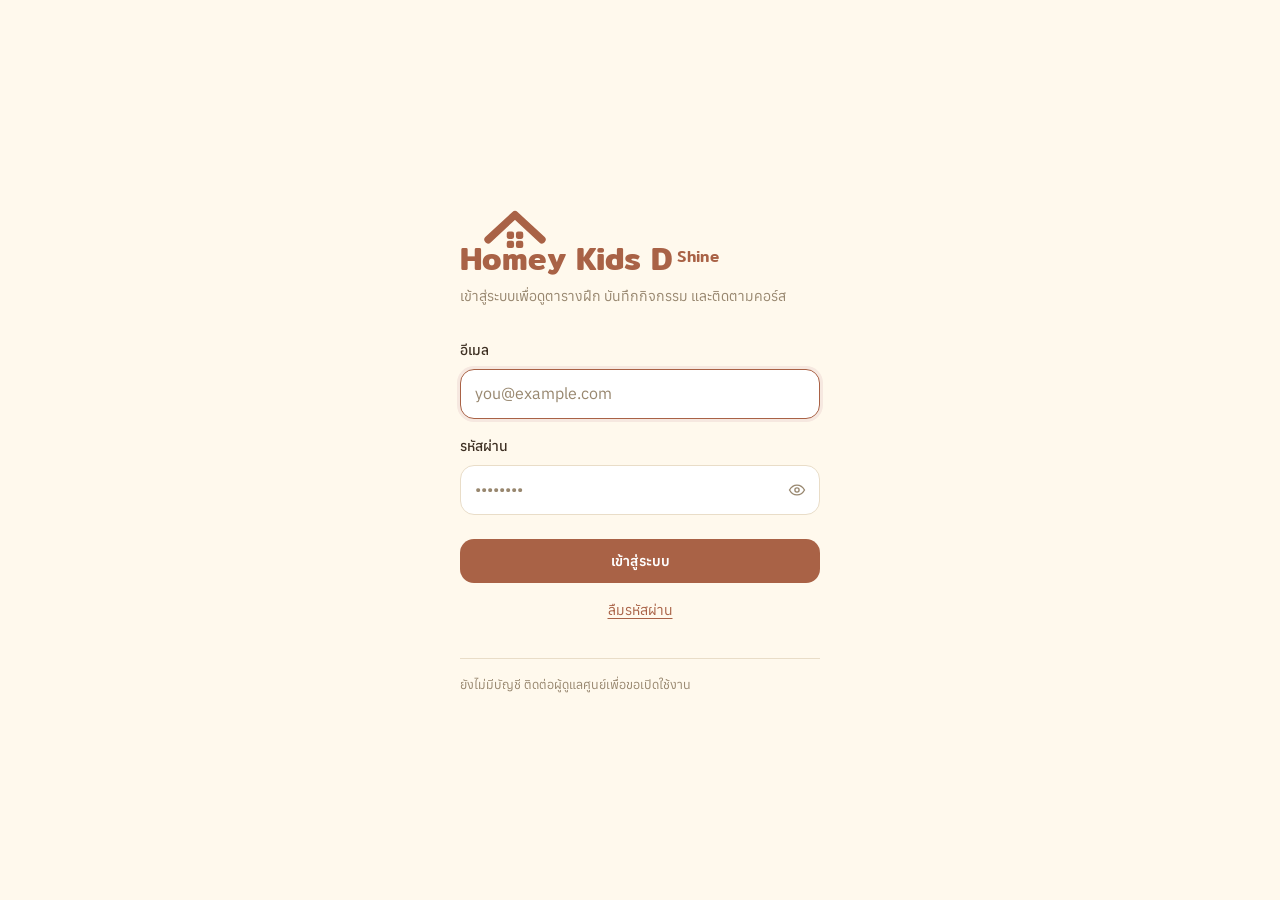
<file: index.html>
<!DOCTYPE html>
<html lang="th">
<head>
  <meta charset="UTF-8">
  <meta name="viewport" content="width=device-width, initial-scale=1, viewport-fit=cover">
  <meta name="theme-color" content="#A96246">
  <title>Homey Kids D Shine — ศูนย์ฝึกเด็กเล็ก</title>

  <link rel="preconnect" href="https://fonts.googleapis.com">
  <link rel="preconnect" href="https://fonts.gstatic.com" crossorigin>
  <link rel="stylesheet"
    href="https://fonts.googleapis.com/css2?family=Mitr:wght@400;500;600&family=Anuphan:wght@400;500;600&display=swap">

  <link rel="stylesheet" href="css/tokens.css">
  <link rel="stylesheet" href="css/app.css">
</head>
<body>

  <div id="root">
    <div class="loading"><div class="spinner"></div></div>
  </div>

  <!-- ลำดับการโหลดสำคัญ: config → api → ui → auth → app -->
  <script src="js/config.js"></script>
  <script src="js/api.js"></script>
  <script src="js/ui.js"></script>
  <script src="js/auth.js"></script>
  <script src="js/app.js"></script>
  <script src="js/home.js"></script>
  <script src="js/people.js"></script>
  <script src="js/courses.js"></script>
  <script src="js/calendar.js"></script>
  <script src="js/trainers.js"></script>
  <script src="js/users.js"></script>
  <script src="js/activity.js"></script>
  <script src="js/attendance.js"></script>
  <script src="js/qr.js"></script>
  <script src="js/money.js"></script>
  <script src="js/income.js"></script>
  <script src="js/payouts.js"></script>
  <script src="js/ledger.js"></script>
</body>
</html>
</file>
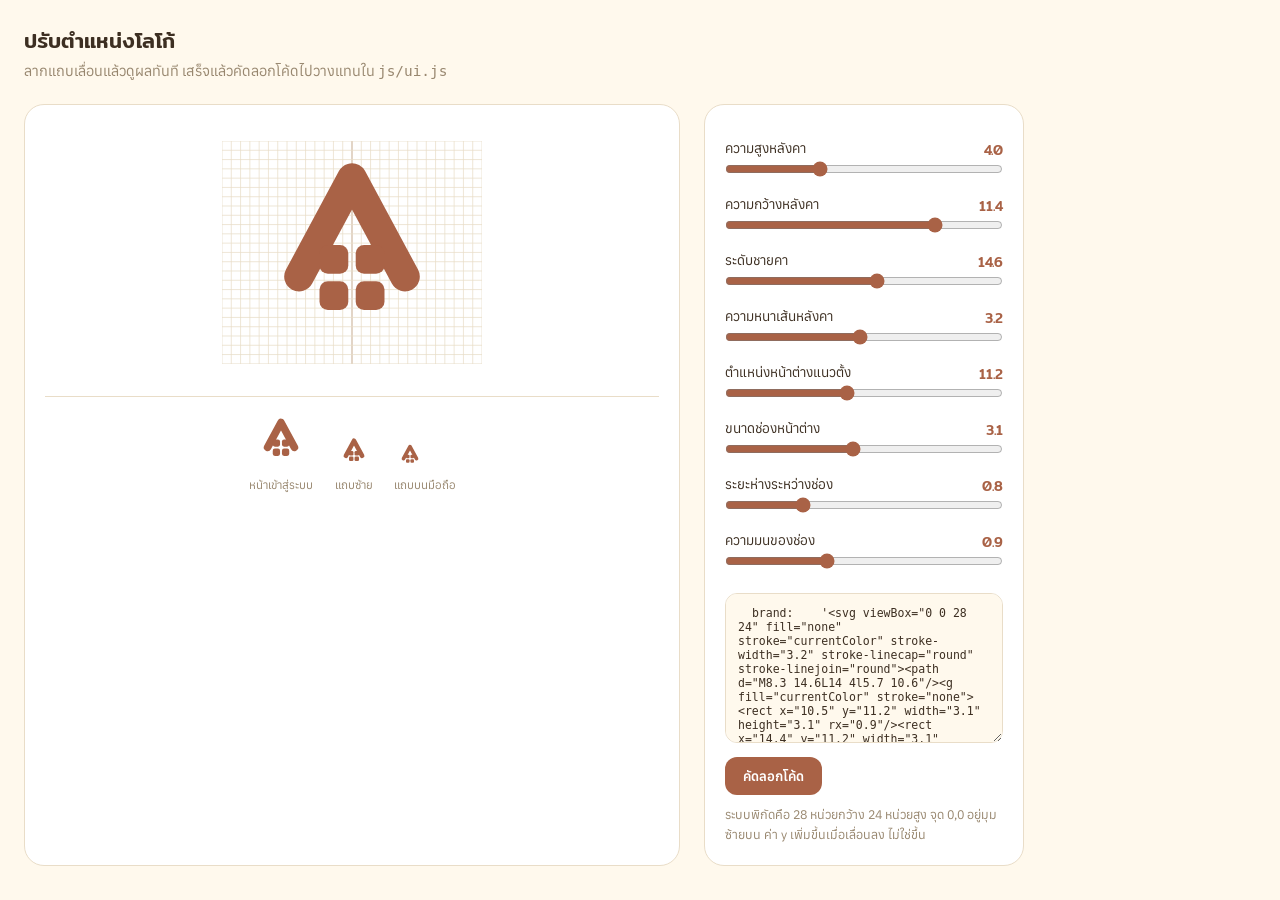
<file: tools/logo.html>
<!DOCTYPE html>
<html lang="th">
<head>
<meta charset="UTF-8">
<meta name="viewport" content="width=device-width, initial-scale=1">
<title>ปรับตำแหน่งโลโก้ — Homey Kids D Shine</title>
<link rel="stylesheet"
  href="https://fonts.googleapis.com/css2?family=Mitr:wght@400;500;600&family=Anuphan:wght@400;500&display=swap">
<style>
  :root { --clay:#A96246; --cream:#FFF9ED; --ink:#3D2F22; --line:#E9DDC8; --mist:#98876F; }
  * { box-sizing:border-box; margin:0; padding:0; }
  body { font-family:'Anuphan',sans-serif; background:var(--cream); color:var(--ink); padding:24px; }
  h1 { font-family:'Mitr',sans-serif; font-size:1.3rem; font-weight:500; margin-bottom:4px; }
  .lede { color:var(--mist); font-size:.9rem; margin-bottom:24px; }
  .wrap { display:grid; grid-template-columns:1fr 320px; gap:24px; max-width:1000px; }
  @media (max-width:820px){ .wrap{ grid-template-columns:1fr; } }

  .panel { background:#fff; border:1px solid var(--line); border-radius:20px; padding:20px; }

  /* ตารางพิกัดช่วยให้เห็นว่าแต่ละหน่วยอยู่ตรงไหน */
  .stage { display:flex; justify-content:center; padding:16px 0; }
  .stage svg { width:260px; height:auto; color:var(--clay); }
  .grid line { stroke:var(--line); stroke-width:.08; }
  .grid .axis { stroke:#D9C7B4; stroke-width:.16; }

  .sizes { display:flex; align-items:flex-end; gap:20px; justify-content:center;
           padding-top:16px; border-top:1px solid var(--line); margin-top:16px; }
  .sizes div { text-align:center; color:var(--clay); }
  .sizes span { display:block; font-size:.72rem; color:var(--mist); margin-top:4px; }

  label { display:block; font-size:.85rem; margin:14px 0 4px; }
  label b { float:right; font-family:'Mitr',sans-serif; color:var(--clay); font-weight:500; }
  input[type=range] { width:100%; accent-color:var(--clay); }

  .out { margin-top:20px; }
  textarea { width:100%; height:150px; font-family:ui-monospace,monospace; font-size:.72rem;
             padding:12px; border:1px solid var(--line); border-radius:12px;
             background:var(--cream); color:var(--ink); resize:vertical; }
  button { margin-top:10px; padding:10px 18px; border:none; border-radius:12px;
           background:var(--clay); color:#fff; font-family:inherit; font-weight:600; cursor:pointer; }
  .hint { font-size:.78rem; color:var(--mist); margin-top:10px; line-height:1.6; }
</style>
</head>
<body>

<h1>ปรับตำแหน่งโลโก้</h1>
<p class="lede">ลากแถบเลื่อนแล้วดูผลทันที เสร็จแล้วคัดลอกโค้ดไปวางแทนใน <code>js/ui.js</code></p>

<div class="wrap">
  <div class="panel">
    <div class="stage" id="stage"></div>
    <div class="sizes" id="sizes"></div>
  </div>

  <div class="panel">
    <label>ความสูงหลังคา <b id="v-roofTop">4.0</b></label>
    <input type="range" id="roofTop" min="1" max="10" step="0.2" value="4">

    <label>ความกว้างหลังคา <b id="v-roofW">11.4</b></label>
    <input type="range" id="roofW" min="6" max="13" step="0.2" value="11.4">

    <label>ระดับชายคา <b id="v-roofBot">14.6</b></label>
    <input type="range" id="roofBot" min="8" max="20" step="0.2" value="14.6">

    <label>ความหนาเส้นหลังคา <b id="v-stroke">3.2</b></label>
    <input type="range" id="stroke" min="1.5" max="5" step="0.1" value="3.2">

    <label>ตำแหน่งหน้าต่างแนวตั้ง <b id="v-winY">11.2</b></label>
    <input type="range" id="winY" min="6" max="18" step="0.2" value="11.2">

    <label>ขนาดช่องหน้าต่าง <b id="v-winSize">3.1</b></label>
    <input type="range" id="winSize" min="1.5" max="5" step="0.1" value="3.1">

    <label>ระยะห่างระหว่างช่อง <b id="v-winGap">0.8</b></label>
    <input type="range" id="winGap" min="0" max="3" step="0.1" value="0.8">

    <label>ความมนของช่อง <b id="v-winRadius">0.9</b></label>
    <input type="range" id="winRadius" min="0" max="2.5" step="0.1" value="0.9">

    <div class="out">
      <textarea id="code" readonly></textarea>
      <button id="copy">คัดลอกโค้ด</button>
      <p class="hint">
        ระบบพิกัดคือ 28 หน่วยกว้าง 24 หน่วยสูง จุด 0,0 อยู่มุมซ้ายบน
        ค่า y เพิ่มขึ้นเมื่อเลื่อนลง ไม่ใช่ขึ้น
      </p>
    </div>
  </div>
</div>

<script>
const ids = ['roofTop','roofW','roofBot','stroke','winY','winSize','winGap','winRadius'];

function read() {
  const v = {};
  ids.forEach(id => { v[id] = parseFloat(document.getElementById(id).value); });
  return v;
}

// สร้าง SVG จากค่าที่ตั้งไว้ ใช้ตัวเดียวกับที่จะไปวางในโค้ดจริง
function build(v, withGrid) {
  const cx = 14;                       // กึ่งกลางแนวนอนของกรอบ 28 หน่วย
  const half = v.roofW / 2;
  const wx = cx - v.winSize - v.winGap / 2;   // ขอบซ้ายของช่องซ้าย
  const wx2 = cx + v.winGap / 2;              // ขอบซ้ายของช่องขวา
  const wy2 = v.winY + v.winSize + v.winGap;  // แถวล่าง

  const rect = (x, y) =>
    `<rect x="${r(x)}" y="${r(y)}" width="${r(v.winSize)}" height="${r(v.winSize)}" rx="${r(v.winRadius)}"/>`;

  let grid = '';
  if (withGrid) {
    for (let i = 0; i <= 28; i++)
      grid += `<line class="${i === 14 ? 'axis' : ''}" x1="${i}" y1="0" x2="${i}" y2="24"/>`;
    for (let i = 0; i <= 24; i++)
      grid += `<line x1="0" y1="${i}" x2="28" y2="${i}"/>`;
    grid = `<g class="grid">${grid}</g>`;
  }

  return `<svg viewBox="0 0 28 24" fill="none" stroke="currentColor" stroke-width="${r(v.stroke)}" `
    + `stroke-linecap="round" stroke-linejoin="round">`
    + grid
    + `<path d="M${r(cx - half)} ${r(v.roofBot)}L${r(cx)} ${r(v.roofTop)}l${r(half)} ${r(v.roofBot - v.roofTop)}"/>`
    + `<g fill="currentColor" stroke="none">`
    + rect(wx, v.winY) + rect(wx2, v.winY)
    + rect(wx, wy2) + rect(wx2, wy2)
    + `</g></svg>`;
}

function r(n) { return Math.round(n * 10) / 10; }

function render() {
  const v = read();
  ids.forEach(id => { document.getElementById('v-' + id).textContent = v[id].toFixed(1); });

  document.getElementById('stage').innerHTML = build(v, true);

  // ดูขนาดจริงทั้งสามที่ที่ใช้งาน
  const svg = build(v, false);
  document.getElementById('sizes').innerHTML =
    [['หน้าเข้าสู่ระบบ', 66], ['แถบซ้าย', 40], ['แถบบนมือถือ', 32]]
      .map(([label, w]) =>
        `<div><div style="width:${w}px">${svg}</div><span>${label}</span></div>`).join('');

  document.getElementById('code').value =
    "  brand:    '" + svg + "',";
}

ids.forEach(id => document.getElementById(id).addEventListener('input', render));

document.getElementById('copy').onclick = () => {
  const box = document.getElementById('code');
  box.select();
  document.execCommand('copy');
  document.getElementById('copy').textContent = 'คัดลอกแล้ว';
  setTimeout(() => { document.getElementById('copy').textContent = 'คัดลอกโค้ด'; }, 1500);
};

render();
</script>
</body>
</html>
</file>
<file: css/tokens.css>
/* ============================================================
   Homey Kids D Shine — tokens.css
   ตัวแปรกลาง ห้ามใส่ค่าสีหรือขนาดตรง ๆ ในไฟล์อื่น ให้อ้างจากที่นี่

   สีทั้งหมดดึงจากโลโก้และภาพห้องเรียนของศูนย์
   ============================================================ */

:root {
  /* ── สีพื้นและตัวอักษร ────────────────────────────────────
     ครีมจากพื้นหลังโลโก้ น้ำตาลเข้มจากเส้นขอบตัวการ์ตูน       */
  --cream:      #FFF9ED;
  --card:       #FFFFFF;
  --ink:        #3D2F22;
  --ink-soft:   #6B5947;
  --mist:       #98876F;
  --line:       #E9DDC8;
  --line-soft:  #F3EBDC;

  /* ── สีแบรนด์ — ดินเผาจากตัวอักษรในโลโก้ ────────────────── */
  --clay:       #A96246;
  --clay-dark:  #8A4C33;
  --clay-tint:  #F6E8E0;

  /* ── สีสถานะ — หยิบจากของเล่นและอุปกรณ์ในภาพห้องเรียน ───
     เขียวเสจจากเป้สะพายหลัง เหลืองจากพระอาทิตย์
     แดงส้มจากรถของเล่น                                        */
  --sage:       #6F8C5D;
  --sage-soft:  #97B285;
  --sage-tint:  #EAF0E4;

  --honey:      #C9902F;
  --honey-tint: #FBF0D8;

  --coral:      #C05A52;
  --coral-soft: #DA736C;
  --coral-tint: #FAE7E4;

  /* ── ฟอนต์ ─────────────────────────────────────────────────
     Mitr ทรงมนคล้ายตัวอักษรในโลโก้ ใช้กับหัวข้อและตัวเลข
     Anuphan จากผู้ออกแบบเดียวกัน อ่านง่ายในขนาดเล็ก ใช้กับเนื้อหา       */
  --font-head: 'Mitr', 'Noto Sans Thai', sans-serif;
  --font-body: 'Anuphan', 'Noto Sans Thai', sans-serif;

  /* ── ขนาดตัวอักษร (ฐาน 16px อัตราส่วน 1.25) ────────────── */
  --t-xs:   0.78rem;
  --t-sm:   0.875rem;
  --t-base: 1rem;
  --t-md:   1.25rem;
  --t-lg:   1.5rem;
  --t-xl:   1.95rem;
  --t-2xl:  2.44rem;

  /* ── ระยะห่าง ─────────────────────────────────────────────  */
  --sp-1: 4px;
  --sp-2: 8px;
  --sp-3: 12px;
  --sp-4: 16px;
  --sp-5: 24px;
  --sp-6: 32px;
  --sp-7: 48px;

  /* ── มุมโค้ง ───────────────────────────────────────────────
     โค้งมากกว่าธีมเดิม ให้เข้ากับทรงมนของโลโก้และภาพประกอบ    */
  --r-sm:  8px;
  --r-md:  14px;
  --r-lg:  20px;
  --r-pill: 999px;

  /* ── เงา ───────────────────────────────────────────────────  */
  --shadow-pop: 0 14px 36px rgba(61, 47, 34, 0.18);

  /* ── โครงหน้า ─────────────────────────────────────────────  */
  --rail-w: 244px;
  --tabbar-h: 62px;
}
</file>
<file: css/app.css>
/* ============================================================
   Homey Kids D Shine — app.css
   Phase 1: reset, หน้าเข้าสู่ระบบ, โครงหน้า, ส่วนประกอบพื้นฐาน
   ============================================================ */

/* ── Reset ─────────────────────────────────────────────────── */
*, *::before, *::after { box-sizing: border-box; margin: 0; padding: 0; }

html { font-size: 16px; -webkit-text-size-adjust: 100%; }

body {
  font-family: var(--font-body);
  font-size: var(--t-base);
  line-height: 1.6;
  color: var(--ink);
  background: var(--cream);
  min-height: 100vh;
  -webkit-font-smoothing: antialiased;
}

button, input, select, textarea { font: inherit; color: inherit; }
button { cursor: pointer; border: none; background: none; }
a { color: var(--clay); }

/* โฟกัสต้องมองเห็นได้เสมอ สำหรับคนที่ใช้คีย์บอร์ด */
:focus-visible {
  outline: 2px solid var(--clay);
  outline-offset: 2px;
  border-radius: var(--r-sm);
}

/* เคารพการตั้งค่าลดการเคลื่อนไหวของเครื่องผู้ใช้ */
@media (prefers-reduced-motion: reduce) {
  *, *::before, *::after {
    animation-duration: 0.01ms !important;
    transition-duration: 0.01ms !important;
  }
}

.is-hidden { display: none !important; }

/* ── ตราสัญลักษณ์และชื่อศูนย์ ──────────────────────────────── */
/* บ้านหลังคาแหลมพร้อมหน้าต่างสี่ช่อง วาดตามโลโก้ของศูนย์ */
.signin__mark, .rail__mark { color: var(--clay); line-height: 0; }
.signin__mark svg { width: 66px; height: 57px; }
.rail__mark svg   { width: 40px; height: 34px; }

/* คำว่า Shine วางเยื้องขึ้นเหมือนในโลโก้ */
.signin__shine, .rail__shine {
  font-size: 0.5em;
  font-weight: 500;
  margin-left: 0.35em;
  vertical-align: 0.5em;
  letter-spacing: 0.02em;
}

/* ── หน้าเข้าสู่ระบบ ───────────────────────────────────────── */
/* จงใจไม่ใช้การ์ดลอยบนพื้นไล่สี ให้ตราสัญลักษณ์กับตัวอักษรนำสายตา */
.signin {
  min-height: 100vh;
  display: grid;
  place-items: center;
  padding: var(--sp-5);
}

.signin__inner { width: 100%; max-width: 360px; }

.signin__mark { margin-bottom: -20px; margin-left: 22px; }

.signin__title {
  font-family: var(--font-head);
  font-size: var(--t-xl);
  font-weight: 600;
  line-height: 1.1;
  color: var(--clay);
  margin-bottom: var(--sp-2);
}

.signin__lede {
  color: var(--mist);
  font-size: var(--t-sm);
  margin-bottom: var(--sp-6);
}

.signin__actions { margin-top: var(--sp-5); }

.signin__foot {
  margin-top: var(--sp-6);
  padding-top: var(--sp-4);
  border-top: 1px solid var(--line);
  font-size: var(--t-xs);
  color: var(--mist);
}

/* ── ฟอร์ม ─────────────────────────────────────────────────── */
.field { margin-bottom: var(--sp-4); }

.field__label {
  display: block;
  font-size: var(--t-sm);
  font-weight: 500;
  margin-bottom: var(--sp-2);
}

.field__input {
  width: 100%;
  padding: 11px 14px;
  background: var(--card);
  border: 1px solid var(--line);
  border-radius: var(--r-md);
  transition: border-color 0.15s, box-shadow 0.15s;
}
.field__input::placeholder { color: var(--mist); }
.field__input:focus {
  outline: none;
  border-color: var(--clay);
  box-shadow: 0 0 0 3px var(--clay-tint);
}

/* ช่องรหัสผ่านที่มีปุ่มสลับการมองเห็น */
.field__wrap { position: relative; }
.field__wrap .field__input { padding-right: 46px; }
.field__peek {
  position: absolute; right: 6px; top: 50%;
  transform: translateY(-50%);
  padding: var(--sp-2);
  color: var(--mist);
  border-radius: var(--r-sm);
  display: grid; place-items: center;
}
.field__peek:hover { color: var(--ink); }
.field__peek svg { width: 18px; height: 18px; }

/* ── ปุ่ม ──────────────────────────────────────────────────── */
.btn {
  display: inline-flex;
  align-items: center;
  justify-content: center;
  gap: var(--sp-2);
  padding: 11px 20px;
  border-radius: var(--r-md);
  font-weight: 600;
  font-size: var(--t-sm);
  transition: background-color 0.15s, border-color 0.15s;
}
.btn:disabled { opacity: 0.55; cursor: not-allowed; }
/* SVG ไม่มีขนาดในตัว ถ้าไม่กำหนดจะขยายจนดันข้อความตกบรรทัด */
.btn svg { width: 18px; height: 18px; flex-shrink: 0; }

.btn--primary { background: var(--clay); color: #fff; }
.btn--primary:hover:not(:disabled) { background: var(--clay-dark); }

.btn--ghost {
  background: var(--card);
  border: 1px solid var(--line);
  color: var(--ink);
}
.btn--ghost:hover:not(:disabled) { border-color: var(--mist); }

.btn--danger { background: var(--coral-tint); color: var(--coral); }
.btn--danger:hover:not(:disabled) { background: #F5D8D4; }

.btn--block { width: 100%; }

/* ── ข้อความแจ้งเตือนในฟอร์ม ───────────────────────────────── */
/* บอกว่าเกิดอะไรและต้องทำอะไรต่อ ไม่ใช้คำขอโทษ */
.notice {
  padding: 10px 14px;
  border-radius: var(--r-md);
  font-size: var(--t-sm);
  margin-bottom: var(--sp-4);
}
.notice--error { background: var(--coral-tint); color: var(--coral); }
.notice--info  { background: var(--sage-tint);  color: var(--sage); }

/* ── โครงหน้าแอป ───────────────────────────────────────────── */
.shell { display: flex; min-height: 100vh; }

/* แถบซ้าย (เดสก์ท็อป) */
.rail {
  width: var(--rail-w);
  flex-shrink: 0;
  background: var(--card);
  border-right: 1px solid var(--line);
  display: flex;
  flex-direction: column;
  position: sticky;
  top: 0;
  height: 100vh;
}

.rail__brand {
  display: flex;
  align-items: center;
  gap: var(--sp-3);
  padding: var(--sp-4);
  border-bottom: 1px solid var(--line-soft);
}
.rail__name {
  font-family: var(--font-head);
  font-weight: 600;
  font-size: var(--t-base);
  line-height: 1.15;
  color: var(--clay);
}
.rail__role { font-size: var(--t-xs); color: var(--mist); }

/* ป้ายผู้ใช้ที่ล็อกอินอยู่ */
.rail__user {
  display: flex;
  align-items: center;
  gap: var(--sp-3);
  margin-bottom: var(--sp-2);
  padding: var(--sp-3);
  background: var(--cream);
  border-radius: var(--r-md);
}
.rail__avatar {
  width: 34px; height: 34px;
  flex-shrink: 0;
  display: grid; place-items: center;
  background: var(--clay);
  color: #fff;
  border-radius: var(--r-pill);
  font-family: var(--font-head);
  font-weight: 500;
  font-size: var(--t-sm);
}
.rail__username {
  font-weight: 500;
  font-size: var(--t-sm);
  line-height: 1.25;
  overflow: hidden;
  text-overflow: ellipsis;
  white-space: nowrap;
}

.rail__nav { flex: 1; padding: var(--sp-2) var(--sp-3); overflow-y: auto; }

.navlink {
  display: flex;
  align-items: center;
  gap: var(--sp-3);
  width: 100%;
  padding: 9px 12px;
  border-radius: var(--r-md);
  font-size: var(--t-sm);
  color: var(--ink-soft);
  text-align: left;
  margin-bottom: 2px;
  transition: background-color 0.15s;
}
.navlink:hover { background: var(--cream); }
.navlink[aria-current='page'] {
  background: var(--clay-tint);
  color: var(--clay-dark);
  font-weight: 600;
}
.navlink svg { width: 19px; height: 19px; flex-shrink: 0; }

.rail__foot { padding: var(--sp-3); border-top: 1px solid var(--line-soft); }

/* ส่วนเนื้อหา */
.main { flex: 1; min-width: 0; display: flex; flex-direction: column; }

.topbar {
  display: flex;
  align-items: center;
  justify-content: space-between;
  gap: var(--sp-3);
  padding: var(--sp-4) var(--sp-5);
  background: var(--card);
  border-bottom: 1px solid var(--line);
  position: sticky; top: 0; z-index: 20;
}
.topbar__title {
  flex: 1;
  min-width: 0;
  font-family: var(--font-head);
  font-size: var(--t-md);
  font-weight: 500;
}
.topbar__date { font-size: var(--t-sm); color: var(--mist); }

/* ตราสัญลักษณ์และปุ่มบัญชีบนแถบบน — แสดงเฉพาะมือถือที่แถบซ้ายถูกซ่อน */
.topbar__mark { display: none; color: var(--clay); line-height: 0; }
.topbar__mark svg { width: 32px; height: 27px; }

.topbar__account {
  display: none;
  width: 34px; height: 34px;
  flex-shrink: 0;
  place-items: center;
  background: var(--clay);
  color: #fff;
  border-radius: var(--r-pill);
  font-family: var(--font-head);
  font-weight: 500;
  font-size: var(--t-sm);
}

.page { flex: 1; padding: var(--sp-5); }

/* ── แท็บล่าง (มือถือ) ─────────────────────────────────────── */
/* ครูกับผู้ปกครองใช้มือถือเป็นหลัก ปุ่มหลักต้องอยู่ในระยะนิ้วโป้ง */
.tabbar {
  display: none;
  position: fixed;
  bottom: 0; left: 0; right: 0;
  height: var(--tabbar-h);
  background: var(--card);
  border-top: 1px solid var(--line);
  z-index: 30;
  padding-bottom: env(safe-area-inset-bottom);
}
.tabbar__item {
  flex: 1;
  display: flex;
  flex-direction: column;
  align-items: center;
  justify-content: center;
  gap: 3px;
  font-size: var(--t-xs);
  color: var(--mist);
}
.tabbar__item[aria-current='page'] { color: var(--clay); font-weight: 600; }
.tabbar__item svg { width: 21px; height: 21px; }
/* ป้ายยาวต้องถูกตัด ไม่ปล่อยให้ดันแท็บข้างเคียงจนล้นจอ */
.tabbar__item span {
  max-width: 100%;
  padding: 0 2px;
  overflow: hidden;
  text-overflow: ellipsis;
  white-space: nowrap;
}

/* ── การ์ด ─────────────────────────────────────────────────── */
.card {
  background: var(--card);
  border: 1px solid var(--line);
  border-radius: var(--r-lg);
  padding: var(--sp-5);
}

.card__title {
  font-family: var(--font-head);
  font-size: var(--t-lg);
  font-weight: 500;
}

/* ── สถานะว่าง — เชิญให้ลงมือ ไม่ใช่แค่บอกว่าไม่มีข้อมูล ──── */
.empty { padding: var(--sp-7) var(--sp-5); text-align: center; }
.empty__title {
  font-family: var(--font-head);
  font-size: var(--t-md);
  font-weight: 500;
  margin-bottom: var(--sp-2);
}
.empty__text {
  color: var(--mist);
  font-size: var(--t-sm);
  max-width: 46ch;
  margin: 0 auto var(--sp-4);
}

/* ── ตัวหมุนระหว่างโหลด ────────────────────────────────────── */
.loading { display: grid; place-items: center; gap: var(--sp-3); padding: var(--sp-7); }
.loading p { color: var(--mist); font-size: var(--t-sm); }
.spinner {
  width: 28px; height: 28px;
  border: 2.5px solid var(--line);
  border-top-color: var(--clay);
  border-radius: 50%;
  animation: spin 0.7s linear infinite;
}
@keyframes spin { to { transform: rotate(360deg); } }

/* ── ข้อความแจ้งผลลัพธ์ ────────────────────────────────────── */
.toast {
  position: fixed;
  left: 50%;
  bottom: calc(var(--sp-5) + env(safe-area-inset-bottom));
  transform: translateX(-50%);
  max-width: min(420px, calc(100vw - 32px));
  background: var(--ink);
  color: var(--cream);
  padding: 11px 18px;
  border-radius: var(--r-pill);
  font-size: var(--t-sm);
  box-shadow: var(--shadow-pop);
  z-index: 100;
}
.toast--error { background: var(--coral); color: #fff; }

/* ── กล่องซ้อน ─────────────────────────────────────────────── */
.sheet {
  position: fixed; inset: 0;
  background: rgba(61, 47, 34, 0.44);
  display: grid;
  place-items: center;
  padding: var(--sp-4);
  z-index: 90;
}
.sheet__box {
  background: var(--card);
  border-radius: var(--r-lg);
  width: 100%;
  max-width: 520px;
  max-height: 88vh;
  overflow-y: auto;
  padding: var(--sp-5);
  box-shadow: var(--shadow-pop);
}
.sheet__title {
  font-family: var(--font-head);
  font-size: var(--t-md);
  font-weight: 500;
  margin-bottom: var(--sp-4);
}
.sheet__actions {
  display: flex;
  gap: var(--sp-2);
  justify-content: flex-end;
  margin-top: var(--sp-5);
}

/* ── มือถือ ────────────────────────────────────────────────── */
@media (max-width: 768px) {
  .rail { display: none; }
  .tabbar { display: flex; }
  .page { padding: var(--sp-4); padding-bottom: calc(var(--tabbar-h) + var(--sp-5)); }
  .topbar { padding: var(--sp-3) var(--sp-4); }
  .topbar__date { display: none; }
  .topbar__mark { display: block; }
  .topbar__account { display: grid; }
  .signin__title { font-size: var(--t-lg); }
  .sheet { place-items: end center; padding: 0; }
  .sheet__box {
    max-width: 100%;
    max-height: 92vh;
    border-radius: var(--r-lg) var(--r-lg) 0 0;
    padding-bottom: calc(var(--sp-5) + env(safe-area-inset-bottom));
  }
}

/* ============================================================
   Phase 2 — เด็กและผู้ปกครอง
   ============================================================ */

/* ── แถบเครื่องมือด้านบน ───────────────────────────────────── */
.toolbar {
  display: flex;
  gap: var(--sp-3);
  align-items: center;
  margin-bottom: var(--sp-4);
  flex-wrap: wrap;
}
.toolbar__search { flex: 1; min-width: 200px; }
.toolbar__actions { display: flex; gap: var(--sp-2); }

/* ── แถบสลับกลุ่ม ──────────────────────────────────────────── */
.segbar {
  display: inline-flex;
  gap: var(--sp-1);
  padding: var(--sp-1);
  background: var(--card);
  border: 1px solid var(--line);
  border-radius: var(--r-pill);
  margin-bottom: var(--sp-4);
}
.segbar__btn {
  display: flex;
  align-items: center;
  gap: var(--sp-2);
  padding: 7px 16px;
  border-radius: var(--r-pill);
  font-size: var(--t-sm);
  color: var(--ink-soft);
  transition: background-color 0.15s;
}
.segbar__btn:hover { background: var(--cream); }
.segbar__btn[aria-selected='true'],
.segbar__btn.is-on {
  background: var(--clay);
  color: #fff;
  font-weight: 600;
}
.segbar__count {
  font-family: var(--font-head);
  font-size: var(--t-xs);
  opacity: 0.75;
}

/* ── ตารางการ์ด ────────────────────────────────────────────── */
.pgrid {
  display: grid;
  grid-template-columns: repeat(auto-fill, minmax(290px, 1fr));
  gap: var(--sp-4);
}

.pcard {
  background: var(--card);
  border: 1px solid var(--line);
  border-radius: var(--r-lg);
  padding: var(--sp-4);
  cursor: pointer;
  text-align: left;
  transition: border-color 0.15s;
}
.pcard:hover { border-color: var(--clay); }
/* เด็กที่มีข้อมูลแพ้หรือข้อจำกัด ต้องสังเกตเห็นได้จากระยะไกล */
.pcard--alert { border-left: 4px solid var(--coral-soft); }

.pcard__top {
  display: flex;
  align-items: flex-start;
  gap: var(--sp-3);
  margin-bottom: var(--sp-3);
}

/* ตัวอักษรแทนรูป จนกว่าจะเปิดใช้งานรูปโปรไฟล์ใน Phase 8 */
.pcard__avatar {
  width: 52px; height: 52px;
  flex-shrink: 0;
  display: grid; place-items: center;
  background: var(--sage-tint);
  color: var(--sage);
  border-radius: var(--r-md);
  font-family: var(--font-head);
  font-weight: 500;
  font-size: var(--t-lg);
}
.pcard__avatar--parent { background: var(--clay-tint); color: var(--clay); }
.pcard__avatar--lg { width: 68px; height: 68px; font-size: var(--t-xl); }
.pcard__avatar--sm { width: 38px; height: 38px; font-size: var(--t-base); }

.pcard__id { flex: 1; min-width: 0; }
.pcard__name {
  font-family: var(--font-head);
  font-size: var(--t-base);
  font-weight: 500;
  line-height: 1.3;
}
.pcard__sub, .pcard__meta {
  font-size: var(--t-xs);
  color: var(--mist);
  line-height: 1.4;
}
.pcard__sub:empty { display: none; }

.pcard__body { display: grid; gap: var(--sp-1); }
.pcard__line {
  font-size: var(--t-sm);
  line-height: 1.45;
  overflow: hidden;
  text-overflow: ellipsis;
  white-space: nowrap;
}
.pcard__line span { color: var(--mist); }

.pcard__alerts {
  display: flex;
  flex-wrap: wrap;
  gap: var(--sp-1);
  margin-top: var(--sp-3);
  padding-top: var(--sp-3);
  border-top: 1px solid var(--line-soft);
}

/* ── ป้ายกำกับ ─────────────────────────────────────────────── */
.pchip {
  display: inline-block;
  max-width: 100%;
  padding: 2px 10px;
  border-radius: var(--r-pill);
  font-size: var(--t-xs);
  background: var(--cream);
  color: var(--ink-soft);
  overflow: hidden;
  text-overflow: ellipsis;
  white-space: nowrap;
}
.pchip--danger { background: var(--coral-tint); color: var(--coral); font-weight: 500; }
.pchip--warn   { background: var(--honey-tint); color: var(--honey); }
.pchip--muted  { color: var(--mist); }
.pchip--blood {
  flex-shrink: 0;
  background: var(--coral-tint);
  color: var(--coral);
  font-family: var(--font-head);
  font-weight: 500;
}

/* ── กล่องรายละเอียด ───────────────────────────────────────── */
.dhead {
  display: flex;
  align-items: center;
  gap: var(--sp-4);
  padding-bottom: var(--sp-4);
  border-bottom: 1px solid var(--line);
  margin-bottom: var(--sp-2);
}
.dhead__name {
  font-family: var(--font-head);
  font-size: var(--t-md);
  font-weight: 500;
  line-height: 1.25;
}
.dhead__sub { font-size: var(--t-sm); color: var(--mist); }

.dsection { padding: var(--sp-4) 0; border-bottom: 1px solid var(--line-soft); }
.dsection:last-of-type { border-bottom: none; }
.dsection__title {
  font-family: var(--font-head);
  font-size: var(--t-sm);
  font-weight: 500;
  color: var(--mist);
  margin-bottom: var(--sp-2);
}
/* ข้อมูลสุขภาพต้องแยกออกมาให้เห็นชัด ไม่กลืนกับข้อมูลทั่วไป */
.dsection--alert {
  background: var(--coral-tint);
  border: 1px solid rgba(192, 90, 82, 0.22);
  border-radius: var(--r-md);
  padding: var(--sp-3) var(--sp-4);
  margin: var(--sp-3) 0;
}
.dsection--alert .dsection__title { color: var(--coral); }

.drow2 {
  display: flex;
  gap: var(--sp-3);
  padding: 5px 0;
  font-size: var(--t-sm);
  align-items: baseline;
}
.drow2__k { color: var(--mist); min-width: 120px; flex-shrink: 0; }
.drow2__v { flex: 1; }

.dnote { font-size: var(--t-sm); color: var(--ink-soft); }

.drow {
  display: flex;
  align-items: center;
  gap: var(--sp-3);
  width: 100%;
  padding: var(--sp-2);
  border-radius: var(--r-md);
  text-align: left;
  transition: background-color 0.15s;
}
.drow:hover { background: var(--cream); }
.drow__name { display: block; font-size: var(--t-sm); font-weight: 500; }
.drow__sub  { display: block; font-size: var(--t-xs); color: var(--mist); }

/* ── ฟอร์ม ─────────────────────────────────────────────────── */
.frow { display: grid; grid-template-columns: 1fr 1fr; gap: var(--sp-3); }

.fgroup { margin: var(--sp-4) 0 var(--sp-3); }
.fgroup:first-of-type { margin-top: 0; }
.fgroup__title {
  font-family: var(--font-head);
  font-size: var(--t-sm);
  font-weight: 500;
  color: var(--clay);
  padding-bottom: var(--sp-2);
  border-bottom: 1px solid var(--line);
}
.fhint { font-size: var(--t-xs); color: var(--mist); margin-top: var(--sp-1); }

select.field__input {
  appearance: none;
  background-image: url("data:image/svg+xml,%3Csvg xmlns='http://www.w3.org/2000/svg' width='12' height='8' viewBox='0 0 12 8'%3E%3Cpath fill='%2398876F' d='M1 1.5 6 6.5l5-5'/%3E%3C/svg%3E");
  background-repeat: no-repeat;
  background-position: right 14px center;
  padding-right: 36px;
}
textarea.field__input { resize: vertical; min-height: 62px; }

@media (max-width: 768px) {
  .frow { grid-template-columns: 1fr; }
  .pgrid { grid-template-columns: 1fr; }
  .toolbar__actions { width: 100%; }
  .toolbar__actions .btn { flex: 1; }
  .drow2 { flex-direction: column; gap: 0; }
  .drow2__k { min-width: 0; }
}

/* ── ตัวหมุนในปุ่มระหว่างรอหลังบ้านตอบ ─────────────────────── */
.btn__spin {
  width: 14px; height: 14px;
  flex-shrink: 0;
  border: 2px solid currentColor;
  border-top-color: transparent;
  border-radius: 50%;
  opacity: 0.7;
  animation: spin 0.7s linear infinite;
}

/* ============================================================
   Phase 3 — คอร์สและการลงทะเบียน
   ============================================================ */

.btn--sm { padding: 7px 14px; font-size: var(--t-xs); }

.ecard, .ccard {
  background: var(--card);
  border: 1px solid var(--line);
  border-radius: var(--r-lg);
  padding: var(--sp-4);
  display: flex;
  flex-direction: column;
  gap: var(--sp-3);
}
.ecard { cursor: pointer; transition: border-color 0.15s; }
.ecard:hover { border-color: var(--clay); }
/* เหลือน้อยกว่าสามครั้ง คือจังหวะที่ต้องชวนต่อคอร์ส */
.ecard--low { border-left: 4px solid var(--honey); }
.ccard--off { opacity: 0.6; }

.ecard__head {
  display: flex;
  align-items: flex-start;
  justify-content: space-between;
  gap: var(--sp-2);
}
.ecard__child {
  font-family: var(--font-head);
  font-size: var(--t-base);
  font-weight: 500;
  line-height: 1.3;
}
.ecard__course { font-size: var(--t-sm); color: var(--mist); }
.ecard__foot { font-size: var(--t-xs); color: var(--mist); }
.ccard__desc { font-size: var(--t-sm); color: var(--ink-soft); }
.ccard__actions {
  display: flex;
  gap: var(--sp-2);
  justify-content: flex-end;
  padding-top: var(--sp-3);
  border-top: 1px solid var(--line-soft);
}

/* ── แถบความคืบหน้า ────────────────────────────────────────── */
/* สองช่วงในแถบเดียว ครั้งที่สอนแล้วกับครั้งที่นัดไว้แล้ว
   แยกสีเพื่อให้เห็นว่าเหลือครั้งที่ยังไม่ได้นัดอยู่เท่าไร */
.bar {
  display: flex;
  height: 8px;
  background: var(--line-soft);
  border-radius: var(--r-pill);
  overflow: hidden;
}
.bar__done   { background: var(--sage); }
.bar__booked { background: var(--honey); opacity: 0.55; }

/* ── ตัวเลขสรุป ────────────────────────────────────────────── */
.tally { display: flex; gap: var(--sp-2); }
.tally--wide { padding: var(--sp-4) 0; }
.tally__item {
  flex: 1;
  min-width: 0;
  display: flex;
  flex-direction: column;
  align-items: center;
  gap: 1px;
}
.tally__num {
  font-family: var(--font-head);
  font-size: var(--t-md);
  font-weight: 600;
  line-height: 1.1;
}
.tally__num--done   { color: var(--sage); }
.tally__num--booked { color: var(--honey); }
.tally__num--low    { color: var(--coral); }
.tally__num--muted  { color: var(--mist); font-weight: 500; }
.tally__label {
  font-size: var(--t-xs);
  color: var(--mist);
  text-align: center;
  overflow: hidden;
  text-overflow: ellipsis;
  white-space: nowrap;
  max-width: 100%;
}

.pchip--ok { background: var(--sage-tint); color: var(--sage); }

/* ── รายการประวัติการฝึก ───────────────────────────────────── */
.hrow {
  display: flex;
  align-items: flex-start;
  gap: var(--sp-3);
  padding: var(--sp-3) 0;
  border-bottom: 1px solid var(--line-soft);
}
.hrow:last-child { border-bottom: none; }
.hrow--cancelled { opacity: 0.55; }
.hrow__no {
  width: 26px; height: 26px;
  flex-shrink: 0;
  display: grid; place-items: center;
  background: var(--cream);
  border-radius: var(--r-pill);
  font-family: var(--font-head);
  font-size: var(--t-xs);
  color: var(--mist);
}
.hrow__main { flex: 1; min-width: 0; }
.hrow__date { font-size: var(--t-sm); }
.hrow__note { font-size: var(--t-xs); color: var(--mist); line-height: 1.5; }

/* ป้ายสถานะต้องไม่ถูกบีบเมื่อชื่อคอร์สยาว ไม่งั้นตัดเป็น "กำลังเรี..." */
.ecard__head .pchip { flex-shrink: 0; }

/* ── แถบกรองแบบป้ายกด ──────────────────────────────────────── */
.chipbar {
  display: flex;
  flex-wrap: wrap;
  gap: var(--sp-2);
  margin-bottom: var(--sp-4);
}
.chipbtn {
  display: inline-flex;
  align-items: center;
  gap: var(--sp-2);
  padding: 5px 14px;
  border: 1px solid var(--line);
  border-radius: var(--r-pill);
  background: var(--card);
  font-size: var(--t-sm);
  color: var(--ink-soft);
  transition: border-color 0.15s, background-color 0.15s;
}
.chipbtn:hover { border-color: var(--mist); }
.chipbtn.is-on {
  background: var(--clay-tint);
  border-color: var(--clay);
  color: var(--clay-dark);
  font-weight: 600;
}
.chipbtn__n { font-family: var(--font-head); font-size: var(--t-xs); opacity: 0.7; }

/* รายการที่ปิดแล้ว ยังอ่านได้แต่ไม่ต้องเด่น */
.ecard--closed { opacity: 0.62; }

/* ── ปุ่มโหลดข้อมูลใหม่พร้อมนับถอยหลัง ─────────────────────── */
.syncbtn {
  display: flex;
  align-items: center;
  gap: var(--sp-2);
  flex-shrink: 0;
  padding: 6px 12px;
  border: 1px solid var(--line);
  border-radius: var(--r-pill);
  background: var(--card);
  color: var(--mist);
  font-size: var(--t-xs);
  transition: border-color 0.15s, color 0.15s;
}
.syncbtn:hover { border-color: var(--clay); color: var(--clay); }
.syncbtn svg { width: 15px; height: 15px; }
.syncbtn__t { font-family: var(--font-head); font-variant-numeric: tabular-nums; }
.syncbtn.is-spinning svg { animation: spin 0.8s linear infinite; }

@media (max-width: 768px) {
  /* บนมือถือเหลือแค่ไอคอน ตัวเลขนับถอยหลังกินที่เกินไป */
  .syncbtn { padding: 6px; }
  .syncbtn__t { display: none; }
}

/* ============================================================
   Phase 4 — ตารางนัด
   ============================================================ */

.calbar {
  display: flex;
  align-items: center;
  gap: var(--sp-3);
  flex-wrap: wrap;
  margin-bottom: var(--sp-4);
}
.calnav { display: flex; align-items: center; gap: var(--sp-2); flex: 1; }
.calnav__arrow {
  width: 32px; height: 32px;
  display: grid; place-items: center;
  border: 1px solid var(--line);
  border-radius: var(--r-pill);
  background: var(--card);
  color: var(--ink-soft);
  font-size: var(--t-md);
  line-height: 1;
}
.calnav__arrow:hover { border-color: var(--clay); color: var(--clay); }
.calnav__label {
  font-family: var(--font-head);
  font-size: var(--t-base);
  font-weight: 500;
  min-width: 9.5em;
  text-align: center;
}

/* ── มุมมองเดือน ────────────────────────────────────────────── */
.mgrid {
  display: grid;
  grid-template-columns: repeat(7, 1fr);
  gap: 1px;
  background: var(--line);
  border: 1px solid var(--line);
  border-radius: var(--r-lg);
  overflow: hidden;
}
.mcell__name {
  background: var(--cream);
  padding: var(--sp-2);
  text-align: center;
  font-size: var(--t-xs);
  color: var(--mist);
  font-weight: 500;
}
.mcell {
  background: var(--card);
  min-height: 104px;
  padding: var(--sp-2);
  display: flex;
  flex-direction: column;
  gap: 2px;
  cursor: pointer;
}
.mcell:hover { background: var(--cream); }
.mcell--pad { background: var(--line-soft); cursor: default; }
.mcell--pad:hover { background: var(--line-soft); }
.mcell--today { background: var(--clay-tint); }
.mcell__num {
  font-family: var(--font-head);
  font-size: var(--t-sm);
  color: var(--mist);
  margin-bottom: 2px;
}
.mcell--today .mcell__num { color: var(--clay); font-weight: 600; }
.mcell__more { font-size: var(--t-xs); color: var(--mist); }

/* นัดในช่องวัน ต้องอ่านชื่อเด็กออกในพื้นที่แคบ */
.mev {
  display: flex;
  align-items: baseline;
  gap: 4px;
  width: 100%;
  padding: 2px 6px;
  border-radius: var(--r-sm);
  background: var(--sage-tint);
  border-left: 3px solid var(--sage);
  font-size: var(--t-xs);
  text-align: left;
  overflow: hidden;
}
.mev:hover { filter: brightness(0.97); }
.mev__t { color: var(--mist); flex-shrink: 0; font-variant-numeric: tabular-nums; }
.mev__n { overflow: hidden; text-overflow: ellipsis; white-space: nowrap; }
.mev--completed { background: var(--line-soft); border-left-color: var(--mist); }
.mev--cancelled { background: var(--line-soft); border-left-color: var(--line);
                  text-decoration: line-through; opacity: 0.6; }

/* ── มุมมองสัปดาห์ ──────────────────────────────────────────── */
.wgrid {
  display: grid;
  grid-template-columns: repeat(7, minmax(0, 1fr));
  gap: 1px;
  background: var(--line);
  border: 1px solid var(--line);
  border-radius: var(--r-lg);
  overflow: hidden;
}
.wcol { background: var(--card); display: flex; flex-direction: column; }
.wcol--today { background: var(--clay-tint); }
.wcol__head {
  padding: var(--sp-2);
  text-align: center;
  border-bottom: 1px solid var(--line-soft);
  cursor: pointer;
}
.wcol__day { display: block; font-size: var(--t-xs); color: var(--mist); }
.wcol__num { display: block; font-family: var(--font-head); font-size: var(--t-md); }
.wcol--today .wcol__num { color: var(--clay); font-weight: 600; }
.wcol__body { padding: var(--sp-2); display: flex; flex-direction: column; gap: var(--sp-2); }
.wcol__empty { text-align: center; color: var(--line); }

.wev {
  display: flex;
  flex-direction: column;
  gap: 1px;
  padding: var(--sp-2);
  border-radius: var(--r-sm);
  background: var(--sage-tint);
  border-left: 3px solid var(--sage);
  text-align: left;
  overflow: hidden;
}
.wev:hover { filter: brightness(0.97); }
.wev__t { font-size: var(--t-xs); color: var(--mist); font-variant-numeric: tabular-nums; }
.wev__n { font-size: var(--t-sm); font-weight: 500;
          overflow: hidden; text-overflow: ellipsis; white-space: nowrap; }
.wev__s { font-size: var(--t-xs); color: var(--mist);
          overflow: hidden; text-overflow: ellipsis; white-space: nowrap; }
.wev--completed { background: var(--line-soft); border-left-color: var(--mist); }
.wev--cancelled { background: var(--line-soft); border-left-color: var(--line); opacity: 0.6; }

/* ── มุมมองรายการ ───────────────────────────────────────────── */
.agroup { margin-bottom: var(--sp-5); }
.agroup__head {
  display: flex;
  align-items: baseline;
  gap: var(--sp-2);
  padding-bottom: var(--sp-2);
  margin-bottom: var(--sp-2);
  border-bottom: 1px solid var(--line);
}
.agroup__num {
  font-family: var(--font-head);
  font-size: var(--t-md);
  font-weight: 600;
}
.agroup__head--today .agroup__num { color: var(--clay); }
.agroup__day, .agroup__mon { font-size: var(--t-sm); color: var(--mist); }
.agroup__n { margin-left: auto; font-size: var(--t-xs); color: var(--mist); }

.acard {
  display: grid;
  grid-template-columns: 54px minmax(0, 1fr) auto;
  align-items: start;
  gap: var(--sp-2) var(--sp-3);
  width: 100%;
  padding: var(--sp-3);
  margin-bottom: var(--sp-2);
  background: var(--card);
  border: 1px solid var(--line);
  border-radius: var(--r-md);
  text-align: left;
  transition: border-color 0.15s;
}
.acard:hover { border-color: var(--clay); }
.acard--cancelled { opacity: 0.55; }

.acard__time {
  display: flex;
  flex-direction: column;
  align-items: center;
  flex-shrink: 0;
  min-width: 52px;
  font-variant-numeric: tabular-nums;
}
.acard__from { font-family: var(--font-head); font-size: var(--t-sm); font-weight: 500; }
.acard__to   { font-size: var(--t-xs); color: var(--mist); }

.acard__main { flex: 1; min-width: 0; display: flex; flex-direction: column; gap: 1px; }
.acard__name { font-weight: 500; font-size: var(--t-sm); }
.acard__meta {
  font-size: var(--t-xs);
  color: var(--mist);
  overflow: hidden;
  text-overflow: ellipsis;
  white-space: nowrap;
}
/* ข้อควรระวังต้องเห็นตั้งแต่ในรายการ ไม่ต้องกดเข้าไปดู */
.acard__alert { font-size: var(--t-xs); color: var(--coral); }

@media (max-width: 768px) {
  .calbar { gap: var(--sp-2); }
  .calnav { width: 100%; }
  .calnav__label { flex: 1; font-size: var(--t-sm); min-width: 0; }
  .calbar .segbar { flex: 1; }
  .calbar .segbar__btn { flex: 1; justify-content: center; padding: 7px 8px; }
  .calbar .btn--primary { width: 100%; }

  /* ตารางเดือนบนจอแคบ ตัดเหลือแค่จุดบอกว่ามีนัด */
  .mcell { min-height: 62px; padding: 4px; }
  .mev { padding: 1px 4px; }
  .mev__t { display: none; }
  .mcell__more { font-size: 10px; }

  /* สัปดาห์บนจอแคบ เลื่อนแนวนอนแทนการบีบให้แคบจนอ่านไม่ออก */
  .wgrid { grid-template-columns: repeat(7, 132px); overflow-x: auto; }
}

/* ── มุมมองการ์ดของตารางนัด ────────────────────────────────── */
.scard {
  background: var(--card);
  border: 1px solid var(--line);
  border-radius: var(--r-lg);
  padding: var(--sp-4);
  display: flex;
  flex-direction: column;
  gap: var(--sp-3);
  cursor: pointer;
  text-align: left;
  transition: border-color 0.15s;
}
.scard:hover { border-color: var(--clay); }
.scard--today { border-color: var(--clay); background: var(--clay-tint); }
.scard--cancelled { opacity: 0.58; }
.scard--completed { border-left: 4px solid var(--sage); }

/* วันที่และเวลาอยู่บรรทัดเดียวกันด้านบน อ่านต่อเนื่องกว่าบล็อกแนวตั้ง */
.scard__top {
  display: flex;
  align-items: center;
  justify-content: space-between;
  gap: var(--sp-2);
}
.scard__when {
  display: flex;
  align-items: center;
  gap: var(--sp-2);
  font-size: var(--t-sm);
  color: var(--mist);
  font-variant-numeric: tabular-nums;
}
.scard--today .scard__when { color: var(--clay); font-weight: 500; }
.scard__top .pchip { flex-shrink: 0; }

.scard__name {
  font-family: var(--font-head);
  font-size: var(--t-base);
  font-weight: 500;
  line-height: 1.3;
}
.scard__course { font-size: var(--t-sm); color: var(--mist); }
.scard__name + .pchip { margin-top: var(--sp-2); }

.scard__body { display: grid; gap: 2px; }
.scard__line {
  font-size: var(--t-sm);
  line-height: 1.45;
  overflow: hidden;
  text-overflow: ellipsis;
  white-space: nowrap;
}
.scard__line span { color: var(--mist); }

.scard__alerts {
  display: flex;
  flex-wrap: wrap;
  gap: var(--sp-1);
  padding-top: var(--sp-3);
  border-top: 1px solid var(--line-soft);
}

/* ============================================================
   ผู้ใช้งานและผู้ฝึกสอน
   ============================================================ */

.pcard--off { opacity: 0.6; }
.pcard__avatar--trainer { background: var(--honey-tint); color: var(--honey); }

/* ── รายการผู้ใช้งาน ───────────────────────────────────────── */
/* ใช้แถวแทนการ์ด เพราะผู้ใช้งานมีข้อมูลน้อยและมักมีจำนวนมาก
   แถวทำให้กวาดสายตาหาอีเมลได้เร็วกว่า */
.ulist {
  background: var(--card);
  border: 1px solid var(--line);
  border-radius: var(--r-lg);
  overflow: hidden;
}
.urow {
  display: flex;
  align-items: center;
  gap: var(--sp-3);
  width: 100%;
  padding: var(--sp-3) var(--sp-4);
  border-bottom: 1px solid var(--line-soft);
  text-align: left;
  transition: background-color 0.15s;
}
.urow:last-child { border-bottom: none; }
.urow:hover { background: var(--cream); }
.urow--off { opacity: 0.55; }

.urow__av {
  width: 38px; height: 38px;
  flex-shrink: 0;
  display: grid; place-items: center;
  border-radius: var(--r-pill);
  font-family: var(--font-head);
  font-weight: 500;
  background: var(--cream);
  color: var(--mist);
}
.urow__av--admin   { background: var(--clay-tint); color: var(--clay); }
.urow__av--trainer { background: var(--honey-tint); color: var(--honey); }
.urow__av--parent  { background: var(--sage-tint); color: var(--sage); }

.urow__main { flex: 1; min-width: 0; }
.urow__name {
  display: flex;
  align-items: center;
  gap: var(--sp-2);
  font-size: var(--t-sm);
  font-weight: 500;
}
.urow__mail {
  display: block;
  font-size: var(--t-xs);
  color: var(--mist);
  overflow: hidden;
  text-overflow: ellipsis;
  white-space: nowrap;
}
.urow__tags {
  display: flex;
  flex-wrap: wrap;
  gap: var(--sp-1);
  justify-content: flex-end;
  flex-shrink: 0;
}

.pchip--admin   { background: var(--clay-tint); color: var(--clay); }
.pchip--trainer { background: var(--honey-tint); color: var(--honey); }
.pchip--parent  { background: var(--sage-tint); color: var(--sage); }

@media (max-width: 768px) {
  .urow { flex-wrap: wrap; }
  .urow__tags { width: 100%; justify-content: flex-start; padding-left: 50px; }
}

/* ── มุมมองรายการแบบคอลัมน์ ────────────────────────────────── */
/* จอแคบเรียงซ้อนในคอลัมน์เดียว จอกว้างกางออกเป็นสี่คอลัมน์
   เพื่อไม่ให้เหลือพื้นที่ว่างด้านขวาโดยเปล่าประโยชน์ */
.acard__col { display: flex; flex-direction: column; gap: 1px; min-width: 0; }
.acard__k { font-size: var(--t-xs); color: var(--mist); }
.acard__v {
  font-size: var(--t-sm);
  overflow: hidden;
  text-overflow: ellipsis;
  white-space: nowrap;
}
.acard__foot {
  grid-column: 1 / -1;
  display: flex;
  flex-wrap: wrap;
  gap: var(--sp-1) var(--sp-3);
  padding-top: var(--sp-2);
  border-top: 1px solid var(--line-soft);
}

/* จอแคบ: เวลาอยู่ซ้ายสุดคร่อมทุกแถว เนื้อหาเรียงลงมาในคอลัมน์กลาง
   ป้ายสถานะเกาะมุมขวาบน ไม่ยืดเต็มแถว */
@media (max-width: 899px) {
  .acard__time { grid-row: 1 / span 3; }
  .acard__col  { grid-column: 2; }
  .acard > .pchip { grid-column: 3; grid-row: 1; justify-self: end; }

  /* ป้ายกำกับกินความสูงจนเห็นได้ไม่กี่รายการต่อหน้าจอ
     ตัดออกแล้ววางค่ากับรายละเอียดไว้บรรทัดเดียวกันแทน */
  .acard__k { display: none; }
  .acard__col {
    flex-direction: row;
    flex-wrap: wrap;
    align-items: baseline;
    gap: 0 var(--sp-2);
  }
}

@media (min-width: 900px) {
  .acard {
    grid-template-columns: 62px minmax(0, 1.5fr) minmax(0, 1.1fr) minmax(0, 1.1fr) auto;
    align-items: center;
    gap: var(--sp-4);
  }
  .acard__foot { padding-left: calc(62px + var(--sp-4)); }
}

/* ── ตัวเลือกแบบค้นหา ──────────────────────────────────────── */
/* พอมีเด็กหลายสิบคน การเลื่อนหาใน dropdown ช้ากว่าการพิมพ์ชื่อมาก */
.picker {
  margin-top: var(--sp-2);
  max-height: 210px;
  overflow-y: auto;
  border: 1px solid var(--line);
  border-radius: var(--r-md);
}
.picker__item {
  display: flex;
  align-items: baseline;
  gap: var(--sp-2);
  width: 100%;
  padding: 9px 12px;
  border-bottom: 1px solid var(--line-soft);
  text-align: left;
  transition: background-color 0.12s;
}
.picker__item:last-child { border-bottom: none; }
.picker__item:hover { background: var(--cream); }
.picker__item.is-on { background: var(--clay-tint); }
.picker__item.is-on .picker__name { font-weight: 600; color: var(--clay-dark); }

.picker__name { font-size: var(--t-sm); font-weight: 500; flex-shrink: 0; }
.picker__sub {
  font-size: var(--t-xs);
  color: var(--mist);
  flex: 1;
  min-width: 0;
  overflow: hidden;
  text-overflow: ellipsis;
  white-space: nowrap;
}
.picker__left { font-size: var(--t-xs); color: var(--mist); flex-shrink: 0; }
.picker__none { padding: var(--sp-3); font-size: var(--t-sm); color: var(--mist); text-align: center; }

/* รายการที่ถูกเลือกไว้ล่วงหน้า แสดงเป็นข้อความ ไม่ต้องให้เปลี่ยน */
.picker__fixed {
  padding: 10px 14px;
  background: var(--cream);
  border-radius: var(--r-md);
  font-size: var(--t-sm);
  font-weight: 500;
}

/* แถวล่างของการ์ดคอร์ส วางข้อความกับปุ่มลงนัดคนละฝั่ง */
.ecard__bottom {
  display: flex;
  align-items: center;
  justify-content: space-between;
  gap: var(--sp-2);
  /* การ์ดมีได้ถึงสองปุ่ม ถ้าไม่ยอมให้ตกบรรทัด วันที่จะถูกบีบจนขึ้นบรรทัดกลางคำ */
  flex-wrap: wrap;
}
.ecard__bottom .ecard__foot { flex: 1; min-width: 0; }



/* ── หัวข้อกลุ่มในรายการเลือก ──────────────────────────────── */
.picker__head {
  padding: var(--sp-2) var(--sp-3);
  background: var(--cream);
  border-bottom: 1px solid var(--line-soft);
  font-size: var(--t-xs);
  color: var(--mist);
  font-weight: 500;
}
/* เหลือน้อยต้องเห็นก่อน เป็นกลุ่มที่ต้องรีบนัด */
.picker__left--low { color: var(--coral); font-weight: 600; }

/* ปุ่มแก้ไขในแถวประวัติ ไม่ให้ถูกบีบจนตัวหนังสือตกบรรทัด */
.hrow .btn { flex-shrink: 0; }

/* ── คำบอกว่ากำลังแก้ของใครหรือของอะไร ─────────────────────── */
/* หัวข้อ "แก้ไขคอร์ส" อย่างเดียวไม่พอ ต้องรู้ว่าคอร์สไหน
   ไม่งั้นถ้ากดผิดใบจะไม่รู้ตัวจนบันทึกไปแล้ว */
.sheet__sub {
  margin-top: calc(var(--sp-4) * -1 + 2px);
  margin-bottom: var(--sp-4);
  font-size: var(--t-sm);
  color: var(--mist);
}

/* ป้ายบอกว่าเป็นคาบสอนกลุ่ม ไม่ใช่นัดเดี่ยว */
.pchip--slot {
  align-self: flex-start;
  margin-top: 2px;
  background: var(--sage-tint);
  color: var(--sage);
}

/* รายชื่อเด็กในการ์ดคาบสอน ต้องมีหัวข้อกำกับ ไม่งั้นไม่รู้ว่าป้ายพวกนี้คืออะไร */
.scard__kids {
  display: flex;
  flex-wrap: wrap;
  align-items: center;
  gap: var(--sp-1);
  padding-top: var(--sp-3);
  border-top: 1px solid var(--line-soft);
}
.scard__kidsLabel {
  width: 100%;
  font-size: var(--t-xs);
  color: var(--mist);
  margin-bottom: 2px;
}

/* ── โครงร่างระหว่างโหลด ───────────────────────────────────── */
.skel { display: flex; flex-direction: column; gap: var(--sp-3); }
.skel__row {
  display: flex;
  align-items: center;
  gap: var(--sp-3);
  padding: var(--sp-4);
  background: var(--card);
  border: 1px solid var(--line);
  border-radius: var(--r-md);
}
.skel__lines { flex: 1; display: flex; flex-direction: column; gap: var(--sp-2); }
.skel__bar {
  display: block;
  height: 11px;
  border-radius: var(--r-pill);
  background: linear-gradient(90deg, var(--line-soft) 25%, var(--line) 50%, var(--line-soft) 75%);
  background-size: 600px 100%;
  animation: shimmer 1.3s linear infinite;
}
.skel__bar--sm { width: 44px; height: 34px; border-radius: var(--r-md); flex-shrink: 0; }
.skel__bar--lg { width: 45%; }
.skel__bar--md { width: 70%; height: 9px; opacity: 0.7; }
@keyframes shimmer {
  from { background-position: -300px 0; }
  to   { background-position:  300px 0; }
}

/* ── วันที่บนการ์ด เน้นตัวเลขวันให้เห็นก่อน ─────────────────── */
.scard__daybox {
  display: inline-flex;
  align-items: baseline;
  gap: 4px;
  padding: 2px 10px;
  background: var(--cream);
  border-radius: var(--r-pill);
}
.scard--today .scard__daybox { background: var(--clay); color: #fff; }
.scard__dow { font-size: var(--t-xs); opacity: 0.8; }
.scard__day { font-family: var(--font-head); font-size: var(--t-base); font-weight: 600; }
.scard__hours { font-size: var(--t-sm); color: var(--mist); font-variant-numeric: tabular-nums; }
.scard--today .scard__hours { color: var(--clay); }

/* ผู้ปกครองอยู่กลุ่มเดียวกับเด็ก ไม่ปนกับผู้ฝึกสอนและสถานที่ */
.scard__parent {
  width: 100%;
  margin-top: var(--sp-2);
  font-size: var(--t-sm);
}
.scard__parent::first-line { color: inherit; }

/* ป้ายผู้ใช้เป็นทางเข้าเดียวของกล่องบัญชี ต้องกดได้และเต็มความกว้างของแถบ
   ความกว้างใช้ 100% เฉย ๆ เพราะ .rail__foot มี padding คุมระยะขอบอยู่แล้ว
   ถ้าหักลบ padding อีกชั้นจะแคบเกินและเยื้องไปข้างเดียว */
button.rail__user {
  width: 100%;
  margin: 0;
  gap: var(--sp-2);
  text-align: left;
  cursor: pointer;
  transition: background-color 0.15s;
}
button.rail__user:hover { background: var(--clay-tint); }
.rail__more {
  margin-left: auto;
  flex-shrink: 0;
  color: var(--mist);
  line-height: 0;
}
.rail__more svg { width: 16px; height: 16px; }
button.rail__user:hover .rail__more { color: var(--clay); }

/* ============================================================
   Phase 5 — บันทึกกิจกรรม
   ============================================================ */

/* รายการรอบันทึกใช้โครงเดียวกับตารางนัด แต่กดแล้วเปิดฟอร์มบันทึก */
.acard--log { cursor: pointer; }

/* ── ให้คะแนนความร่วมมือ ───────────────────────────────────── */
.stars { display: flex; gap: var(--sp-1); }
.star {
  font-size: 1.7rem;
  line-height: 1;
  color: var(--line);
  padding: 2px 4px;
  border-radius: var(--r-sm);
  transition: color 0.12s, transform 0.12s;
}
.star:hover { transform: scale(1.12); }
.star.is-on { color: var(--honey); }

/* ป้ายกำกับในแถบสรุปของผู้ดูแลระบบ ไม่ใช่ปุ่มกด */
.chipbar span.chipbtn { cursor: default; }

/* ── บันทึกผลรายคนในฟอร์ม ──────────────────────────────────── */
.kidblock {
  padding: var(--sp-3);
  margin-bottom: var(--sp-3);
  background: var(--cream);
  border-radius: var(--r-md);
}
.kidblock__head {
  display: flex;
  align-items: center;
  gap: var(--sp-2);
  margin-bottom: var(--sp-2);
}
.kidblock__name { flex: 1; min-width: 0; font-weight: 500; font-size: var(--t-sm); }
.kidblock .stars { flex-shrink: 0; }
.kidblock .star { font-size: 1.35rem; }
.kidblock textarea { background: var(--card); }
.kidblock .acard__alert { margin-bottom: var(--sp-2); }

/* ── ประวัติการฝึกที่ผู้ปกครองเห็น ─────────────────────────── */
/* ผลของบุตรหลานตัวเองต้องแยกออกจากบันทึกของคาบให้ชัด */
.hrow__stars { color: var(--honey); margin-left: var(--sp-2); }
.hrow__meta { font-size: var(--t-xs); color: var(--mist); line-height: 1.5; }
.hrow__own {
  margin-top: var(--sp-1);
  padding-left: var(--sp-2);
  border-left: 3px solid var(--sage-soft);
  font-size: var(--t-sm);
  line-height: 1.5;
}

/* การ์ดคอร์สของผู้ฝึกสอนกดดูรายละเอียดได้ */
.ccard--tap { cursor: pointer; transition: border-color 0.15s; }
.ccard--tap:hover { border-color: var(--clay); }

/* ── ยืนยันอีเมลและตั้งรหัสผ่านครั้งแรก ───────────────────── */
/* หน้านี้ใช้โครงเดียวกับหน้าเข้าสู่ระบบ เพิ่มแค่กล่องบอกว่ากำลังตั้งรหัสให้ใคร
   เพราะลิงก์อาจถูกเปิดในเครื่องที่คนอื่นใช้อยู่ ต้องเห็นชื่อกับอีเมลก่อนตั้ง */
.notice--warn { background: var(--honey-tint); color: var(--honey); }

.invite__who {
  display: flex;
  flex-direction: column;
  gap: 2px;
  padding: var(--sp-3) var(--sp-4);
  margin-bottom: var(--sp-4);
  background: var(--clay-tint);
  border-radius: var(--r-md);
  text-align: left;
}
.invite__who-name {
  font-family: var(--font-head);
  font-size: var(--t-base);
  color: var(--ink);
}
.invite__who-mail {
  font-size: var(--t-sm);
  color: var(--ink-soft);
  word-break: break-all;
}

/* ── ลิงก์ยืนยันสำรองตอนส่งอีเมลไม่สำเร็จ ─────────────────── */
.linkbox {
  display: flex;
  align-items: center;
  gap: var(--sp-2);
  padding: var(--sp-3);
  margin-top: var(--sp-3);
  background: var(--line-soft);
  border-radius: var(--r-md);
}
.linkbox__url {
  flex: 1;
  min-width: 0;
  font-size: var(--t-xs);
  line-height: 1.5;
  color: var(--clay);
  word-break: break-all;
  user-select: all;
}

/* ปุ่มเดียวเต็มความกว้าง ใช้กับปุ่มส่งลิงก์ยืนยันใหม่ในกล่องรายละเอียด */
.sheet__actions--single { margin-top: var(--sp-3); }

/* ── ลิงก์ลืมรหัสผ่านบนหน้าเข้าสู่ระบบ ─────────────────────── */
/* เป็นปุ่มจริงไม่ใช่ <a> เพราะไม่ได้พาไปหน้าอื่น แค่สลับมุมมองในหน้าเดิม
   แต่ต้องดูเหมือนลิงก์ ไม่งั้นจะแย่งความสนใจจากปุ่มเข้าสู่ระบบ */
.signin__alt {
  margin-top: var(--sp-3);
  text-align: center;
}
.linkbtn {
  padding: var(--sp-1) var(--sp-2);
  border: none;
  background: none;
  font-family: var(--font-body);
  font-size: var(--t-sm);
  color: var(--clay);
  text-decoration: underline;
  text-underline-offset: 3px;
  cursor: pointer;
  border-radius: var(--r-sm);
}
.linkbtn:hover { color: var(--clay-dark); }
.linkbtn:disabled { color: var(--mist); cursor: default; text-decoration: none; }

/* ════════════════════════════════════════════════════════════
   Phase 6 — การเงิน
   ════════════════════════════════════════════════════════════ */

/* ── ช่วงวันที่ ─────────────────────────────────────────────── */
.daterange {
  display: flex;
  gap: var(--sp-2);
  align-items: flex-end;
  flex-wrap: wrap;
}
.daterange__item {
  display: flex;
  flex-direction: column;
  gap: 2px;
}
.daterange__k {
  font-size: var(--t-xs);
  color: var(--mist);
  padding-left: var(--sp-1);
}
.daterange .field__input { min-width: 142px; }

.quickpick {
  display: flex;
  gap: var(--sp-2);
  flex-wrap: wrap;
  margin-bottom: var(--sp-4);
}

/* ── แถบยอดรวม ─────────────────────────────────────────────── */
/* ตั้งชื่อ stat ไม่ใช่ tally เพราะ .tally ที่มีอยู่เป็นตัวครอบ ไม่ใช่การ์ดเดี่ยว */
.statbar {
  display: grid;
  grid-template-columns: repeat(3, 1fr);
  gap: var(--sp-3);
  margin-bottom: var(--sp-5);
}
.stat {
  display: flex;
  flex-direction: column;
  gap: 2px;
  padding: var(--sp-4);
  background: var(--card);
  border: 1px solid var(--line);
  border-radius: var(--r-lg);
}
.stat--warn { border-color: var(--honey); background: var(--honey-tint); }
.stat__num {
  font-family: var(--font-head);
  font-size: var(--t-lg);
  font-weight: 600;
  line-height: 1.1;
  color: var(--ink);
}
.stat--warn .stat__num { color: var(--honey); }
.stat__k { font-size: var(--t-xs); color: var(--ink-soft); }

/* ── รายการคาบที่คิดเงิน ───────────────────────────────────── */
.flist {
  display: flex;
  flex-direction: column;
  gap: var(--sp-2);
}
.frow2 {
  display: grid;
  grid-template-columns: 92px 1fr auto;
  gap: var(--sp-3);
  align-items: center;
  padding: var(--sp-3) var(--sp-4);
  background: var(--card);
  border: 1px solid var(--line);
  border-radius: var(--r-md);
}
.frow2__when {
  display: flex;
  flex-direction: column;
  gap: 1px;
}
.frow2__date {
  font-family: var(--font-head);
  font-size: var(--t-sm);
  color: var(--ink);
}
.frow2__time { font-size: var(--t-xs); color: var(--mist); }
.frow2__main { min-width: 0; }
.frow2__course {
  margin: 0;
  font-family: var(--font-head);
  font-size: var(--t-base);
  font-weight: 500;
  color: var(--ink);
}
.frow2__meta { margin: 1px 0 0; font-size: var(--t-xs); color: var(--ink-soft); }
.frow2__kids {
  margin: 2px 0 0;
  font-size: var(--t-xs);
  color: var(--mist);
  overflow: hidden;
  text-overflow: ellipsis;
  white-space: nowrap;
}
.frow2__money {
  display: flex;
  align-items: baseline;
  gap: var(--sp-1);
  white-space: nowrap;
}
.frow2__fee {
  font-family: var(--font-head);
  font-size: var(--t-md);
  font-weight: 600;
  color: var(--clay);
}
.frow2__unit { font-size: var(--t-xs); color: var(--mist); }

/* ── รายการรอบจ่าย ─────────────────────────────────────────── */
.prow {
  display: flex;
  gap: var(--sp-3);
  align-items: center;
  justify-content: space-between;
  width: 100%;
  padding: var(--sp-4);
  background: var(--card);
  border: 1px solid var(--line);
  border-radius: var(--r-md);
  text-align: left;
  font-family: var(--font-body);
  cursor: pointer;
  transition: border-color 0.15s;
}
.prow:hover { border-color: var(--clay); }
.prow__main { display: flex; flex-direction: column; gap: 2px; min-width: 0; }
.prow__who {
  font-family: var(--font-head);
  font-size: var(--t-base);
  color: var(--ink);
}
.prow__meta { font-size: var(--t-xs); color: var(--ink-soft); }
.prow__right {
  display: flex;
  flex-direction: column;
  align-items: flex-end;
  gap: var(--sp-1);
  white-space: nowrap;
}
.prow__amt {
  font-family: var(--font-head);
  font-size: var(--t-md);
  font-weight: 600;
  color: var(--clay);
}

/* ── ยอดรวมในกล่องรายละเอียดรอบ ────────────────────────────── */
.paysum {
  display: flex;
  align-items: baseline;
  gap: var(--sp-2);
  flex-wrap: wrap;
  padding: var(--sp-4);
  margin-bottom: var(--sp-4);
  background: var(--clay-tint);
  border-radius: var(--r-lg);
}
.paysum__amt {
  font-family: var(--font-head);
  font-size: var(--t-xl);
  font-weight: 600;
  line-height: 1;
  color: var(--clay-dark);
}
.paysum__k { font-size: var(--t-sm); color: var(--ink-soft); }

/* ── รายการคาบย่อยในรอบ ────────────────────────────────────── */
.minilist {
  display: flex;
  flex-direction: column;
  border-top: 1px solid var(--line-soft);
}
.minirow {
  display: grid;
  grid-template-columns: 96px 1fr auto;
  gap: var(--sp-2);
  align-items: baseline;
  padding: var(--sp-2) 0;
  border-bottom: 1px solid var(--line-soft);
  font-size: var(--t-sm);
}
.minirow__d { color: var(--mist); font-size: var(--t-xs); }
.minirow__t { color: var(--ink); min-width: 0; }
.minirow__n { color: var(--mist); font-size: var(--t-xs); margin-left: var(--sp-1); }
.minirow__m { color: var(--clay); font-family: var(--font-head); white-space: nowrap; }

/* ── อัตราค่าสอนรายคอร์สในฟอร์มผู้ฝึกสอน ───────────────────── */
.feelist {
  display: flex;
  flex-direction: column;
  gap: var(--sp-2);
}
.feerow {
  display: grid;
  grid-template-columns: 1fr 180px;
  gap: var(--sp-3);
  align-items: center;
}
.feerow__name { font-size: var(--t-sm); color: var(--ink); }
.feerow__in { display: flex; align-items: center; gap: var(--sp-2); }
.feerow__in .field__input { width: 100%; }
.feerow__unit { font-size: var(--t-xs); color: var(--mist); white-space: nowrap; }

/* ── มือถือ ────────────────────────────────────────────────── */
@media (max-width: 768px) {
  .statbar { grid-template-columns: 1fr; gap: var(--sp-2); }
  .stat { padding: var(--sp-3); flex-direction: row; align-items: baseline; gap: var(--sp-2); }
  .frow2 { grid-template-columns: 1fr auto; }
  .frow2__when { flex-direction: row; gap: var(--sp-2); align-items: baseline; }
  .frow2__main { grid-column: 1 / -1; }
  .feerow { grid-template-columns: 1fr; gap: var(--sp-1); }
  .minirow { grid-template-columns: 1fr auto; }
  .minirow__d { grid-column: 1 / -1; }
  .daterange { width: 100%; }
  .daterange__item { flex: 1; }
  .daterange .field__input { min-width: 0; width: 100%; }
}

/* ปุ่มปิดรอบต้องอยู่ระนาบเดียวกับช่องวันที่ ซึ่งชิดล่างเพราะมีป้ายกำกับอยู่บน */
.toolbar .daterange + .toolbar__actions { align-self: flex-end; }

/* ════════════════════════════════════════════════════════════
   Phase 6 (รอบสอง) — แยกรับเงิน/จ่ายค่าสอน
   ════════════════════════════════════════════════════════════ */

/* ── รายการค่าเรียนของแต่ละคน ──────────────────────────────── */
.erow {
  display: flex;
  gap: var(--sp-3);
  align-items: flex-start;
  justify-content: space-between;
  width: 100%;
  padding: var(--sp-4);
  background: var(--card);
  border: 1px solid var(--line);
  border-radius: var(--r-md);
  text-align: left;
  font-family: var(--font-body);
  cursor: pointer;
  transition: border-color 0.15s;
}
.erow:hover { border-color: var(--clay); }
.erow__main { display: flex; flex-direction: column; gap: 3px; min-width: 0; flex: 1; }
.erow__who {
  font-family: var(--font-head);
  font-size: var(--t-base);
  color: var(--ink);
}
.erow__parent { font-family: var(--font-body); font-size: var(--t-xs); color: var(--mist); margin-left: var(--sp-2); }
.erow__course { font-size: var(--t-sm); color: var(--ink-soft); }
.erow__right {
  display: flex;
  flex-direction: column;
  align-items: flex-end;
  gap: 2px;
  white-space: nowrap;
}
.erow__due {
  font-family: var(--font-head);
  font-size: var(--t-md);
  font-weight: 600;
  color: var(--coral);
}
.erow__done {
  font-family: var(--font-head);
  font-size: var(--t-md);
  font-weight: 600;
  color: var(--sage);
}
.erow__k { font-size: var(--t-xs); color: var(--mist); }

/* แถบสัดส่วนที่จ่ายมาแล้ว อ่านเร็วกว่าเอาตัวเลขสองตัวมาเทียบกันเอง */
.paybar {
  display: block;
  height: 5px;
  margin-top: var(--sp-1);
  background: var(--line-soft);
  border-radius: var(--r-pill);
  overflow: hidden;
  max-width: 260px;
}
.paybar__fill {
  display: block;
  height: 100%;
  background: var(--sage);
  border-radius: var(--r-pill);
  transition: width 0.2s;
}

.paysum--due { background: var(--coral-tint); }
.paysum--due .paysum__amt { color: var(--coral); }

/* ปุ่มลบงวดในประวัติการจ่าย ซ่อนไว้จนกว่าจะชี้ที่แถว
   แถวที่มีปุ่มลบใช้คลาสเสริม เพิ่มคอลัมน์ที่สี่ ไม่ประกาศ .minirow ซ้ำ */
.minirow--drop { grid-template-columns: 96px 1fr auto auto; }
.minirow__x {
  padding: 0 var(--sp-2);
  border: none;
  background: none;
  color: var(--mist);
  font-size: var(--t-sm);
  line-height: 1;
  cursor: pointer;
  opacity: 0;
  transition: opacity 0.15s, color 0.15s;
}
.minirow:hover .minirow__x,
.minirow__x:focus { opacity: 1; }
.minirow__x:hover { color: var(--coral); }

/* ── ติ๊กเลือกคาบที่จะจ่าย ──────────────────────────────────── */
.chipbar--who { margin-bottom: var(--sp-4); }

.fhint--lead { margin: 0 0 var(--sp-3); }

.pickhead { margin-bottom: var(--sp-2); }
.pickall {
  display: inline-flex;
  align-items: center;
  gap: var(--sp-2);
  font-size: var(--t-sm);
  color: var(--ink-soft);
  cursor: pointer;
}
.pickall input { width: 17px; height: 17px; accent-color: var(--clay); cursor: pointer; }

.frow2--pick {
  grid-template-columns: auto 92px 1fr auto;
  cursor: pointer;
  transition: border-color 0.15s, background-color 0.15s;
}
.frow2--pick:hover { border-color: var(--clay); }
.frow2--pick.is-picked { border-color: var(--clay); background: var(--clay-tint); }
.frow2__box {
  width: 17px;
  height: 17px;
  accent-color: var(--clay);
  pointer-events: none;   /* ให้คลิกที่การ์ดทั้งใบแทน จะได้กดง่ายบนมือถือ */
}

/* แถบสรุปของที่เลือก ลอยอยู่ล่างจอจนกว่าจะล้างหรือปิดรอบ */
.pickbar {
  position: sticky;
  bottom: var(--sp-4);
  display: flex;
  gap: var(--sp-3);
  align-items: center;
  justify-content: space-between;
  flex-wrap: wrap;
  margin-top: var(--sp-4);
  padding: var(--sp-3) var(--sp-4);
  background: var(--ink);
  color: var(--cream);
  border-radius: var(--r-lg);
  box-shadow: var(--shadow-pop);
}
.pickbar__txt { font-size: var(--t-sm); }
.pickbar__txt strong { font-family: var(--font-head); font-weight: 600; }
.pickbar__amt {
  display: inline-block;
  margin-left: var(--sp-2);
  font-family: var(--font-head);
  font-size: var(--t-base);
  color: var(--honey);
}
.pickbar__act { display: flex; gap: var(--sp-2); }
.pickbar .btn--ghost {
  background: transparent;
  border-color: var(--mist);
  color: var(--cream);
}
.pickbar .btn--ghost:hover { background: rgba(255, 249, 237, 0.12); }

@media (max-width: 768px) {
  .erow { flex-direction: column; gap: var(--sp-2); }
  .erow__right { flex-direction: row; align-items: baseline; gap: var(--sp-2); }
  .paybar { max-width: none; }
  .frow2--pick { grid-template-columns: auto 1fr auto; }
  .frow2--pick .frow2__main { grid-column: 2 / -1; }
  .pickbar { bottom: calc(var(--tabbar-h) + var(--sp-2)); }
  .pickbar__act { width: 100%; }
  .pickbar__act .btn { flex: 1; }
  .minirow--drop { grid-template-columns: 1fr auto auto; }
  .minirow__x { opacity: 1; }   /* มือถือไม่มีการชี้ ต้องเห็นตลอด */
}

/* ── เมนูทั้งหมดบนมือถือ ───────────────────────────────────── */
.menulist {
  display: flex;
  flex-direction: column;
  gap: var(--sp-1);
  margin-bottom: var(--sp-4);
}
.menulink {
  display: flex;
  align-items: center;
  gap: var(--sp-3);
  width: 100%;
  padding: var(--sp-3) var(--sp-4);
  border: none;
  background: none;
  border-radius: var(--r-md);
  font-family: var(--font-body);
  font-size: var(--t-base);
  color: var(--ink);
  text-align: left;
  cursor: pointer;
}
.menulink svg { width: 20px; height: 20px; flex-shrink: 0; color: var(--mist); }
.menulink:hover { background: var(--cream); }
.menulink.is-on { background: var(--clay-tint); color: var(--clay-dark); }
.menulink.is-on svg { color: var(--clay); }

/* ════════════════════════════════════════════════════════════
   Phase 6 (รอบสาม) — หัวหน้าจอบรรทัดเดียว
   ════════════════════════════════════════════════════════════ */

/* ช่วงวันที่อยู่ซ้าย ปุ่มสลับฝั่งชิดขวาสุด ประหยัดพื้นที่แนวตั้งไปหนึ่งแถว */
.fhead {
  display: flex;
  align-items: center;
  gap: var(--sp-3);
  flex-wrap: wrap;
  margin-bottom: var(--sp-4);
}
.fhead__left { flex: 1; min-width: 0; }
.fhead__seg { margin-bottom: 0; flex-shrink: 0; }

/* ช่องวันที่แบบกะทัดรัด ไม่มีป้ายกำกับแยกบรรทัด ใช้ aria-label แทน
   .field__input กว้าง 100% ตามค่าตั้งต้น ต้องทับเป็นความกว้างพอดีเนื้อหา
   ไม่งั้นแต่ละช่องกินเต็มบรรทัดแล้วหัวหน้าจอยาวเป็นสี่บรรทัด */
.daterange__to { font-size: var(--t-sm); color: var(--mist); }
.daterange .field__input[type='date'] {
  width: auto;
  flex: 0 0 auto;
  padding: 7px 10px;
  font-size: var(--t-sm);
}
.daterange__sep {
  width: 1px;
  height: 20px;
  background: var(--line);
  margin: 0 var(--sp-1);
}
.chipbtn--sm { padding: 5px 12px; font-size: var(--t-xs); }

/* ── แถบตัวกรอง — แท็บซ้าย ช่องเลือกคนขวา ──────────────────── */
.filterbar {
  display: flex;
  align-items: center;
  justify-content: space-between;
  gap: var(--sp-3);
  flex-wrap: wrap;
  margin-bottom: var(--sp-3);
}
.chipbar--tabs { margin-bottom: 0; }

/* ช่องเลือกผู้ฝึกสอน ใช้แทนปุ่มเรียงกัน เพราะครูสิบกว่าคนปุ่มจะล้นหลายบรรทัด */
.whosel {
  display: flex;
  align-items: center;
  gap: var(--sp-2);
  flex-shrink: 0;
}
.whosel__k { font-size: var(--t-xs); color: var(--mist); white-space: nowrap; }
.whosel .field__input {
  padding: 7px 10px;
  font-size: var(--t-sm);
  min-width: 190px;
}

.statbar--2 { grid-template-columns: repeat(2, 1fr); }

@media (max-width: 768px) {
  .fhead__left:empty { display: none; }
  .fhead__seg { width: 100%; justify-content: center; }
  .fhead__seg .segbar__btn { flex: 1; justify-content: center; }
  .daterange .field__input[type='date'] { flex: 1; min-width: 0; }
  .statbar--2 { grid-template-columns: 1fr; }
  .filterbar { flex-direction: column; align-items: stretch; }
  .whosel { justify-content: space-between; }
  .whosel .field__input { flex: 1; min-width: 0; }
}

/* ── รายการที่ยังไม่ได้ตั้งราคา ────────────────────────────── */
/* ต้องสะดุดตา เพราะเป็นเงินที่ควรเก็บแต่ยังเก็บไม่ได้
   ใช้สีส้มแดงจากรถของเล่น ไม่ใช่สีเทาแบบรายการที่จบไปแล้ว */
.pchip--alert { background: var(--coral-tint); color: var(--coral); }
.stat--alert { border-color: var(--coral); background: var(--coral-tint); }
.stat--alert .stat__num { color: var(--coral); }
.erow__none {
  font-family: var(--font-head);
  font-size: var(--t-md);
  font-weight: 600;
  color: var(--mist);
}

/* ── QR พร้อมเพย์ ──────────────────────────────────────────── */
.qrbox {
  display: flex;
  flex-direction: column;
  align-items: center;
  gap: var(--sp-2);
  padding: var(--sp-5) var(--sp-4);
  margin-bottom: var(--sp-4);
  background: var(--card);
  border: 1px solid var(--line);
  border-radius: var(--r-lg);
}
/* ขนาดคงที่ ไม่ยืดตามจอ เพราะ QR เล็กเกินกล้องจับยาก ใหญ่เกินก็ต้องถอยห่าง */
.qrbox__img {
  width: 232px;
  max-width: 100%;
  line-height: 0;
}
.qrbox__img svg { width: 100%; height: auto; display: block; }
.qrbox__amt {
  font-family: var(--font-head);
  font-size: var(--t-xl);
  font-weight: 600;
  line-height: 1.1;
  color: var(--clay-dark);
}
.qrbox__amt span { font-size: var(--t-base); font-weight: 400; color: var(--ink-soft); }
.qrbox__to {
  margin: 0;
  font-size: var(--t-sm);
  color: var(--ink-soft);
  text-align: center;
}

/* ════════════════════════════════════════════════════════════
   Phase 6.6 — การเงินสามหน้า
   เพิ่มต่อท้ายตามกฎของโปรเจ็กต์ ไม่แก้ของเดิม

   เปลี่ยนจากการ์ดใบ ๆ เรียงกันมาเป็นแถวในกรอบเดียวคั่นด้วยเส้นผม
   เพราะงานของหน้าการเงินคือกวาดตาหายอดที่ต้องจัดการ
   การ์ดที่มีช่องว่างรอบตัวทำให้เห็นทีละห้ารายการ แถวแบบนี้เห็นสิบกว่ารายการ
   ════════════════════════════════════════════════════════════ */

/* ── พื้นผิวที่เบราว์เซอร์วาดให้เอง ─────────────────────────── */
/* ของพวกนี้มาพร้อมค่าตั้งต้นของเบราว์เซอร์ซึ่งไม่ได้เป็นสีของใคร
   ดึงเข้ามาใช้สีแบรนด์ด้วย ไม่งั้นพอลากเลือกตัวเลขจะเจอน้ำเงินของระบบ */
::selection { background: var(--clay-tint); color: var(--ink); }
input, textarea, select { caret-color: var(--clay); }

* { scrollbar-width: thin; scrollbar-color: var(--line) transparent; }
::-webkit-scrollbar { width: 10px; height: 10px; }
::-webkit-scrollbar-track { background: transparent; }
::-webkit-scrollbar-thumb {
  background: var(--line);
  border: 3px solid transparent;
  background-clip: content-box;
  border-radius: 99px;
}
::-webkit-scrollbar-thumb:hover { background-clip: content-box; background-color: var(--mist); }

/* ── แถบยอดรวมบนสุด ────────────────────────────────────────── */
/* กรอบเดียวแบ่งช่องด้วยเส้น ไม่ใช่การ์ดสามใบ
   เพราะสามตัวเลขนี้อ่านเทียบกันเสมอ ไม่ได้อ่านแยกใบ */
.lstrip {
  display: grid;
  grid-auto-flow: column;
  grid-auto-columns: 1fr;
  background: var(--card);
  border: 1px solid var(--line);
  border-radius: var(--r-lg);
  overflow: hidden;
  margin-bottom: var(--sp-4);
}
.lstrip__i {
  display: flex;
  flex-direction: column;
  gap: 1px;
  padding: var(--sp-3) var(--sp-4);
  border-left: 1px solid var(--line-soft);
  min-width: 0;
}
.lstrip__i:first-child { border-left: none; }
.lstrip__i--alert { background: var(--coral-tint); }
.lstrip__i--net { background: var(--line-soft); }
.lstrip__k {
  font-size: var(--t-xs);
  color: var(--ink-soft);
  white-space: nowrap;
  overflow: hidden;
  text-overflow: ellipsis;
}
.lstrip__v {
  font-family: var(--font-head);
  font-size: var(--t-md);
  font-weight: 600;
  line-height: 1.15;
  color: var(--ink);
  font-variant-numeric: tabular-nums;
}
.lstrip__v--warn { color: var(--honey); }
.lstrip__v--in   { color: var(--sage); }
.lstrip__v--out  { color: var(--coral); }
.lstrip__n {
  font-size: var(--t-xs);
  color: var(--mist);
  white-space: nowrap;
  overflow: hidden;
  text-overflow: ellipsis;
}

/* ── แถบเครื่องมือเหนือรายการ ──────────────────────────────── */
.ftools {
  display: flex;
  align-items: center;
  justify-content: space-between;
  gap: var(--sp-3);
  flex-wrap: wrap;
  margin-bottom: var(--sp-3);
}
.ftools--tight { margin-top: var(--sp-5); }
/* ไม่ใส่ flex-wrap ตรงนี้ เพราะกล่อง flex ที่ตัดบรรทัดได้จะคิดความกว้างสูงสุดของตัวเอง
   จากลูกที่กว้างที่สุด ไม่ใช่ผลรวม แล้วมันจะหดจนปุ่มตกบรรทัดทั้งที่ยังมีที่เหลือ
   ให้ .ftools ข้างนอกเป็นคนตัดบรรทัดแทน */
.ftools__right {
  display: flex;
  align-items: center;
  gap: var(--sp-2);
  min-width: 0;
}
.ftools__q {
  width: auto;
  flex: 0 1 240px;
  padding: 7px 10px;
  font-size: var(--t-sm);
}

/* ── กรอบรายการ ────────────────────────────────────────────── */
.irows {
  background: var(--card);
  border: 1px solid var(--line);
  border-radius: var(--r-lg);
  overflow: hidden;
}

/* ── แถวรับเงิน ────────────────────────────────────────────── */
.irow {
  display: grid;
  grid-template-columns: 1fr auto;
  align-items: center;
  gap: var(--sp-2);
  padding-right: var(--sp-3);
  border-top: 1px solid var(--line-soft);
}
.irow:first-child { border-top: none; }
.irow:hover { background: var(--cream); }
.irow--alert { background: var(--coral-tint); }
.irow--alert:hover { background: var(--coral-tint); }
/* เส้นคั่นสีอ่อนจมหายไปบนพื้นสีชมพู ใช้สีหมึกจาง ๆ แทน
   ไม่ใช้สีแดงเพราะเส้นแดงคาดกลางอ่านเหมือนการแจ้งเตือนอีกชั้น */
.irow--alert + .irow--alert { border-top-color: rgba(61, 47, 34, 0.12); }

.irow__open {
  display: grid;
  grid-template-columns: 1fr auto;
  align-items: center;
  gap: var(--sp-3);
  width: 100%;
  min-width: 0;
  padding: var(--sp-3) var(--sp-2) var(--sp-3) var(--sp-4);
  background: none;
  border: none;
  text-align: left;
  font: inherit;
  color: inherit;
  cursor: pointer;
}
.irow__who {
  display: flex;
  flex-direction: column;
  gap: 1px;
  min-width: 0;
  font-size: var(--t-sm);
  font-weight: 500;
  color: var(--ink);
}
.irow__who small,
.irow__num small {
  font-size: var(--t-xs);
  font-weight: 400;
  color: var(--mist);
  white-space: nowrap;
  overflow: hidden;
  text-overflow: ellipsis;
}

/* ตัวเลขชิดขวาและใช้ตัวเลขความกว้างเท่ากัน
   เพื่อให้หลักพันของทุกแถวตรงกันตอนกวาดตาลงมา */
.irow__num {
  display: flex;
  flex-direction: column;
  align-items: flex-end;
  gap: 1px;
  flex-shrink: 0;
  text-align: right;
}
.irow__num b {
  font-family: var(--font-head);
  font-size: var(--t-base);
  font-weight: 600;
  line-height: 1.2;
  color: var(--ink-soft);
  font-variant-numeric: tabular-nums;
}
.irow__num--due b { color: var(--coral); }
.irow__dash { color: var(--mist); }

/* ไม่มีแถบสัดส่วนในแถวแล้ว ตัวเลขกับบรรทัด "ค้าง จาก 6,000" บอกครบกว่า
   แถบกว้างหกสิบพิกเซลเทียบสัดส่วนด้วยตาไม่ได้อยู่ดี มันเลยเป็นแค่ขีดสีเขียว
   แถบสัดส่วนยังอยู่ในกล่องรายละเอียด ซึ่งมีที่ให้มันยาวพอจะอ่านได้จริง */

/* ปุ่มงานหลักอยู่บนแถวเลย ไม่ต้องเปิดกล่องก่อน
   เพราะ "รับเงินมาแล้ว บันทึกหน่อย" เป็นงานที่ทำบ่อยที่สุดของหน้านี้ */
.irow__act {
  flex-shrink: 0;
  padding: 6px 12px;
  font-family: var(--font-body);
  font-size: var(--t-xs);
  font-weight: 500;
  color: var(--clay);
  background: var(--card);
  border: 1px solid var(--line);
  border-radius: var(--r-sm);
  cursor: pointer;
  transition: background 160ms ease, border-color 160ms ease;
}
.irow__act:hover { background: var(--clay-tint); border-color: var(--clay); }
.irow__act:active { background: var(--clay-tint); }
/* ที่ว่างแทนปุ่มในแถวที่ไม่มีอะไรให้ทำ กันคอลัมน์ตัวเลขเลื่อนไปมาระหว่างแถว */
.irow__act--off {
  display: block;
  width: 61px;
  height: 1px;
  background: none;
  border: none;
  cursor: default;
}

/* ── แถวคาบและแถวรายการ ────────────────────────────────────── */
.crow {
  display: grid;
  grid-template-columns: 62px 1fr auto;
  align-items: center;
  gap: var(--sp-3);
  width: 100%;
  padding: var(--sp-3) var(--sp-4);
  background: none;
  border: none;
  border-top: 1px solid var(--line-soft);
  text-align: left;
  font: inherit;
  color: inherit;
}
.crow:first-child { border-top: none; }
.crow--pick,
button.crow { cursor: pointer; }
.crow--pick:hover,
button.crow:hover { background: var(--cream); }
.crow--pick { grid-template-columns: 20px 62px 1fr auto; }
.crow--pick.is-picked { background: var(--clay-tint); }
.crow--flat { cursor: default; }

/* ช่องติ๊กวาดเอง เพราะ input จริงจะดูดคลิกไปจากตัวแถวทั้งแถว */
.crow__box {
  width: 18px;
  height: 18px;
  border: 1.5px solid var(--line);
  border-radius: 5px;
  background: var(--card);
  position: relative;
}
.crow__box.is-on { background: var(--clay); border-color: var(--clay); }
.crow__box.is-on::after {
  content: '';
  position: absolute;
  left: 4px;
  top: 7px;
  width: 8px;
  height: 4px;
  border-left: 2px solid var(--card);
  border-bottom: 2px solid var(--card);
  transform: rotate(-45deg);
}

.crow__when,
.crow__main {
  display: flex;
  flex-direction: column;
  gap: 1px;
  min-width: 0;
}
.crow__when b {
  font-size: var(--t-xs);
  font-weight: 500;
  color: var(--ink-soft);
  white-space: nowrap;
  font-variant-numeric: tabular-nums;
}
.crow__main b {
  font-size: var(--t-sm);
  font-weight: 500;
  color: var(--ink);
  white-space: nowrap;
  overflow: hidden;
  text-overflow: ellipsis;
}
.crow__when small,
.crow__main small {
  font-size: var(--t-xs);
  color: var(--mist);
  white-space: nowrap;
  overflow: hidden;
  text-overflow: ellipsis;
}
.crow__fee {
  flex-shrink: 0;
  font-family: var(--font-head);
  font-size: var(--t-sm);
  font-weight: 600;
  color: var(--ink-soft);
  white-space: nowrap;
  font-variant-numeric: tabular-nums;
}
.crow__fee--in  { color: var(--sage); }
.crow__fee--out { color: var(--coral); }

/* ── แถบยอดในกล่อง ─────────────────────────────────────────── */
/* แทนก้อนตัวเลขใหญ่กลางกล่อง ประหยัดความสูงไปราวครึ่ง
   เพราะกล่องที่เลื่อนไม่จบคือเหตุผลหลักที่คนบอกว่าใช้งานยาก */
.duebar {
  display: flex;
  align-items: baseline;
  flex-wrap: wrap;
  gap: var(--sp-1) var(--sp-3);
  padding: var(--sp-3) var(--sp-4);
  margin-bottom: var(--sp-4);
  background: var(--line-soft);
  border-radius: var(--r-md);
  position: relative;
  overflow: hidden;
}
.duebar--due { background: var(--coral-tint); }
.duebar__k {
  font-size: var(--t-xs);
  color: var(--ink-soft);
}
.duebar__v {
  font-family: var(--font-head);
  font-size: var(--t-lg);
  font-weight: 600;
  line-height: 1.1;
  color: var(--ink);
  font-variant-numeric: tabular-nums;
}
.duebar--due .duebar__v { color: var(--coral); }
.duebar__u {
  font-size: var(--t-xs);
  color: var(--mist);
  margin-left: auto;
  text-align: right;
}
.duebar__g {
  display: block;
  flex: 1 0 100%;
  height: 3px;
  margin-top: var(--sp-1);
  border-radius: 99px;
  background: rgba(61, 47, 34, 0.12);
  overflow: hidden;
}
.duebar__g i {
  display: block;
  height: 100%;
  border-radius: 99px;
  background: var(--sage);
}

/* ── ส่วนที่พับเก็บไว้ในกล่อง ───────────────────────────────── */
/* รายการที่ตรวจมาแล้วไม่ต้องกางไว้ให้เลื่อนผ่าน แต่ยังเปิดดูได้ */
.fold {
  border-top: 1px solid var(--line-soft);
  padding: var(--sp-2) 0;
}
.fold__sum {
  font-size: var(--t-sm);
  font-weight: 500;
  color: var(--clay);
  cursor: pointer;
  padding: var(--sp-1) 0;
  list-style: none;
}
.fold__sum::-webkit-details-marker { display: none; }
.fold__sum::before {
  content: '';
  display: inline-block;
  width: 6px;
  height: 6px;
  margin-right: var(--sp-2);
  border-right: 1.6px solid currentColor;
  border-bottom: 1.6px solid currentColor;
  transform: rotate(-45deg) translateY(-1px);
  transition: transform 160ms ease;
}
.fold[open] > .fold__sum::before { transform: rotate(45deg) translateY(-2px); }
.fold__sum:hover { color: var(--clay-dark); }

/* ── ตารางสรุปรายเดือน ─────────────────────────────────────── */
/* ตารางจริง เพราะงานของหน้าสรุปคือเทียบเดือนต่อเดือน
   ตัวเลขต้องอยู่คอลัมน์เดียวกันและชิดขวาถึงจะกวาดตาเทียบได้ */
.ltable {
  background: var(--card);
  border: 1px solid var(--line);
  border-radius: var(--r-lg);
  overflow: hidden;
  margin-bottom: var(--sp-5);
}
.ltable__t {
  width: 100%;
  border-collapse: collapse;
  font-size: var(--t-sm);
}
.ltable__cap {
  caption-side: top;
  text-align: left;
  padding: var(--sp-3) var(--sp-4) var(--sp-2);
  font-size: var(--t-xs);
  color: var(--mist);
}
.ltable__t th,
.ltable__t td {
  padding: var(--sp-2) var(--sp-4);
  text-align: left;
  border-top: 1px solid var(--line-soft);
}
.ltable__t thead th {
  font-size: var(--t-xs);
  font-weight: 500;
  color: var(--ink-soft);
  border-top: 1px solid var(--line);
  background: var(--cream);
}
.ltable__t tbody th {
  font-weight: 500;
  color: var(--ink);
  white-space: nowrap;
}
.ltable__t .num {
  text-align: right;
  font-family: var(--font-head);
  font-variant-numeric: tabular-nums;
  color: var(--ink-soft);
  white-space: nowrap;
}
.ltable__t tbody tr:hover { background: var(--cream); }
.ltable__t tbody tr.is-zero th,
.ltable__t tbody tr.is-zero .num { color: var(--mist); }
.ltable__t .num.is-neg { color: var(--coral); }
.ltable__t tfoot th,
.ltable__t tfoot td {
  border-top: 1.5px solid var(--line);
  background: var(--cream);
  font-weight: 600;
  color: var(--ink);
}
.ltable__t tfoot .num { color: var(--ink); }

.fhint--foot {
  margin-top: var(--sp-5);
  padding-top: var(--sp-3);
  border-top: 1px solid var(--line-soft);
  max-width: 68ch;
  line-height: 1.6;
}

/* ── จอแคบ ─────────────────────────────────────────────────── */
@media (max-width: 720px) {
  /* ยอดรวมเรียงลงมาแทนการบีบสามช่องให้แคบจนตัวเลขขึ้นบรรทัดใหม่ */
  .lstrip {
    grid-auto-flow: row;
    grid-auto-columns: auto;
  }
  .lstrip__i {
    border-left: none;
    border-top: 1px solid var(--line-soft);
    flex-direction: row;
    align-items: baseline;
    gap: var(--sp-2);
    padding: var(--sp-2) var(--sp-3);
  }
  .lstrip__i:first-child { border-top: none; }
  .lstrip__k { flex: 1 1 auto; }
  .lstrip__v { font-size: var(--t-base); }
  .lstrip__n { flex: 0 0 auto; max-width: 42%; }

  .ftools__right { flex: 1 1 100%; flex-wrap: wrap; }
  /* ช่องค้นหายืดหดได้ ปุ่มจะได้นั่งข้าง ๆ ไม่ตกลงไปกินอีกบรรทัด */
  .ftools__q { flex: 1 1 160px; }
  .whosel { flex: 1 1 100%; }
  .whosel .field__input { min-width: 0; flex: 1 1 auto; }

  /* กล่องรับเงินบนจอสูง 844px ล้นไปยี่สิบพิกเซล บีบแถบยอดกับระยะห่างให้พอดี */
  .duebar {
    padding: var(--sp-2) var(--sp-3);
    margin-bottom: var(--sp-3);
  }
  .duebar__v { font-size: var(--t-md); }

  .irow__open { padding-left: var(--sp-3); gap: var(--sp-2); }
  .irow__act { padding: 6px 10px; }
  .irow__act--off { width: 53px; }

  /* วันที่ยังต้องอยู่ แค่บีบคอลัมน์ให้แคบลง
     ซ่อนไปแล้วจะอ่านรายการย้อนหลังไม่ได้เลย */
  .crow { padding: var(--sp-3); gap: var(--sp-2); grid-template-columns: 52px 1fr auto; }
  .crow--pick { grid-template-columns: 20px 52px 1fr auto; }

  .ltable__t th,
  .ltable__t td { padding: var(--sp-2) var(--sp-3); }
  .duebar__u { margin-left: 0; text-align: left; flex: 1 1 100%; }
}

/* ════════════════════════════════════════════════════════════
   Phase 7 — เช็กชื่อและคาบชดเชย
   ════════════════════════════════════════════════════════════ */

/* ── ป้ายตัวเลขบนเมนู ───────────────────────────────────────── */
/* ของค้างต้องเห็นโดยไม่ต้องเปิดหน้าไปดู */
.navlink__n {
  margin-left: auto;
  min-width: 20px;
  padding: 1px 6px;
  border-radius: 99px;
  background: var(--coral);
  color: #FFFFFF;
  font-size: var(--t-xs);
  font-weight: 600;
  line-height: 1.5;
  text-align: center;
  font-variant-numeric: tabular-nums;
}
/* บนแท็บล่างไม่มีที่ให้วางข้างชื่อ เกาะมุมบนขวาของช่องแทน
   เขียนเป็น .tabbar > .tabbar__item เพื่อไม่ให้เป็นตัวเลือกซ้ำกับของเดิม
   ซึ่งตัวตรวจของโปรเจ็กต์จะทักว่าประกาศซ้ำ */
.tabbar > .tabbar__item { position: relative; }
.tabbar__item .navlink__n {
  position: absolute;
  top: 2px;
  left: 50%;
  margin-left: 6px;
}

/* ── แถวแบบไม่กดได้ ─────────────────────────────────────────── */
/* หน้านี้ตัวแถวไม่ใช่ปุ่ม เพราะปุ่มจริงอยู่ทางขวาและมีหลายปุ่ม */
.irow__open--flat { cursor: default; }
.irow__when { font-family: var(--font-body); font-size: var(--t-sm); }

.irow__tag {
  flex-shrink: 0;
  padding: 3px 9px;
  border-radius: 99px;
  background: var(--line-soft);
  color: var(--ink-soft);
  font-size: var(--t-xs);
  white-space: nowrap;
}
.irow__done {
  display: flex;
  align-items: center;
  gap: var(--sp-2);
  flex-shrink: 0;
}
/* ปุ่มที่พาไปทำงานต่อ ย้ำด้วยสีแบรนด์เพราะเป็นงานหลักของแท็บนั้น */
.irow__act--go {
  background: var(--clay);
  border-color: var(--clay);
  color: #FFFFFF;
}
.irow__act--go:hover { background: var(--clay-dark); border-color: var(--clay-dark); }

/* ── ปุ่มเช็กชื่อสามปุ่มบนแถว ───────────────────────────────── */
/* กดครั้งเดียวจบ ไม่เปิดกล่อง ไม่ถามยืนยัน เพราะทำวันละหลายสิบครั้ง */
.markset {
  display: flex;
  gap: 4px;
  flex-shrink: 0;
}
.markset.is-busy { opacity: 0.5; pointer-events: none; }

.markbtn {
  padding: 6px 11px;
  font-family: var(--font-body);
  font-size: var(--t-xs);
  font-weight: 500;
  color: var(--ink-soft);
  background: var(--card);
  border: 1px solid var(--line);
  border-radius: var(--r-sm);
  cursor: pointer;
  transition: background 150ms ease, border-color 150ms ease, color 150ms ease;
}
.markbtn:hover { border-color: var(--mist); }
.markbtn--present:hover { background: var(--sage-tint);  border-color: var(--sage);  color: var(--sage); }
.markbtn--late:hover    { background: var(--honey-tint); border-color: var(--honey); color: var(--honey); }
.markbtn--absent:hover  { background: var(--coral-tint); border-color: var(--coral); color: var(--coral); }

/* ── ตัวเลือกในกล่องตัดสิน ──────────────────────────────────── */
/* สามทางที่ให้ผลต่างกัน ต้องอ่านผลก่อนเลือก ไม่ใช่เดาจากชื่อปุ่ม */
.picks {
  display: flex;
  flex-direction: column;
  gap: var(--sp-2);
  margin-bottom: var(--sp-4);
}
.pick {
  display: flex;
  align-items: flex-start;
  gap: var(--sp-3);
  padding: var(--sp-3);
  border: 1px solid var(--line);
  border-radius: var(--r-md);
  cursor: pointer;
  transition: border-color 150ms ease, background 150ms ease;
}
.pick:hover { border-color: var(--mist); }
.pick input { margin-top: 3px; accent-color: var(--clay); flex-shrink: 0; }
.pick:has(input:checked) { border-color: var(--clay); background: var(--clay-tint); }
.pick__b {
  display: flex;
  flex-direction: column;
  gap: 2px;
  min-width: 0;
}
.pick__t { font-size: var(--t-sm); font-weight: 500; color: var(--ink); }
.pick__d { font-size: var(--t-xs); color: var(--ink-soft); line-height: 1.5; }

@media (max-width: 720px) {
  /* ปุ่มเช็กชื่อสามปุ่มกับชื่อเด็กอยู่บรรทัดเดียวกันไม่พอ ให้ลงมาเต็มความกว้าง */
  .irow:has(.markset) { grid-template-columns: 1fr; padding: 0 0 var(--sp-3); }
  .irow:has(.markset) .irow__open { padding-bottom: var(--sp-2); }
  .markset { padding: 0 var(--sp-3); }
  .markbtn { flex: 1 1 0; }
}

/* ============================================================
   Phase 8 — เช็กชื่อในฟอร์มบันทึกกิจกรรม
   ============================================================ */

/* สถานะเลือกแล้วของปุ่มเช็กชื่อ ใช้ในฟอร์มบันทึกกิจกรรม
   ที่หน้าเช็กชื่อปุ่มเป็นคำสั่งกดครั้งเดียวจบ จึงไม่มีสถานะนี้
   แต่ในฟอร์มมันคือค่าที่ยังแก้ได้จนกว่าจะกดบันทึก ต้องเห็นว่าเลือกอะไรอยู่ */
.markbtn.is-on { font-weight: 600; }
.markbtn--present.is-on { background: var(--sage-tint);  border-color: var(--sage);  color: var(--sage); }
.markbtn--late.is-on    { background: var(--honey-tint); border-color: var(--honey); color: var(--honey); }
.markbtn--absent.is-on  { background: var(--coral-tint); border-color: var(--coral); color: var(--coral); }

.markset--sm .markbtn { padding: 4px 10px; }

.kidblock__att {
  display: flex;
  align-items: center;
  gap: var(--sp-3);
  flex-wrap: wrap;
  margin-bottom: var(--sp-2);
}
.kidblock__attk {
  font-size: var(--t-xs);
  color: var(--ink-soft);
}

/* ============================================================
   Phase 8 — หน้าเด็กและผู้ปกครอง
   ============================================================ */

/* ── หัวข้อกลุ่มตามช่วงอายุ ─────────────────────────────────── */
/* เป็นหัวข้อ ไม่ใช่การ์ด จึงไม่มีกรอบและไม่มีพื้นหลัง
   เส้นคั่นบาง ๆ พอให้ตาหยุดได้โดยไม่แย่งความสนใจจากการ์ดข้างล่าง */
.pgroup + .pgroup { margin-top: var(--sp-6); }
.pgroup__h {
  display: flex;
  align-items: baseline;
  gap: var(--sp-2);
  margin: 0 0 var(--sp-3);
  padding-bottom: var(--sp-2);
  border-bottom: 1px solid var(--line-soft);
  font-family: var(--font-head);
  font-size: var(--t-sm);
  font-weight: 600;
  color: var(--ink-soft);
}
.pgroup__n { font-weight: 400; color: var(--mist); }

.chipbar--bands { margin-bottom: var(--sp-4); }

/* ── แถบคอร์สบนการ์ดเด็ก ───────────────────────────────────── */
/* วางไว้บนสุดของเนื้อการ์ด ใต้ชื่อ เพราะเป็นสิ่งที่คนเปิดหน้านี้มาดู
   ตัวเลขอยู่ขวาของชื่อคอร์ส ไม่ใช่ใต้แถบ จะได้อ่านชื่อกับยอดในสายตาเดียว */
.pcard__prog {
  display: flex;
  flex-direction: column;
  gap: var(--sp-3);
  padding: var(--sp-3) 0;
  border-bottom: 1px solid var(--line-soft);
}
.prog { display: flex; flex-direction: column; gap: 5px; }
.prog__k {
  display: flex;
  align-items: baseline;
  justify-content: space-between;
  gap: var(--sp-2);
  font-size: var(--t-xs);
}
.prog__name {
  min-width: 0;
  overflow: hidden;
  text-overflow: ellipsis;
  white-space: nowrap;
  color: var(--ink);
}
.prog__n {
  flex-shrink: 0;
  color: var(--ink-soft);
  font-variant-numeric: tabular-nums;
}
.prog__more { margin: 0; font-size: var(--t-xs); color: var(--mist); }

.pcard__none {
  margin: 0;
  font-size: var(--t-xs);
  color: var(--mist);
}

@media (max-width: 720px) {
  /* ช่วงอายุมีได้ถึงหกปุ่ม ถ้าปล่อยให้ตกบรรทัดจะกินจอทั้งจอก่อนถึงการ์ดใบแรก
     ให้เลื่อนข้างแทน แล้วดึงขอบออกไปชนขอบจอ จะได้เห็นว่ายังมีต่อ */
  .chipbar--bands {
    flex-wrap: nowrap;
    overflow-x: auto;
    scrollbar-width: none;
    margin-left: calc(var(--sp-5) * -1);
    margin-right: calc(var(--sp-5) * -1);
    padding-left: var(--sp-5);
    padding-right: var(--sp-5);
  }
  .chipbar--bands::-webkit-scrollbar { display: none; }
  .chipbar--bands .chipbtn { flex-shrink: 0; }
}

/* ============================================================
   Phase 8 — หน้าคอร์ส ผู้สอนประจำและมุมมองตามผู้สอน
   ============================================================ */

/* บรรทัดผู้สอนใต้ชื่อคอร์สในการ์ดการลงทะเบียน
   เป็นข้อมูลระดับเดียวกับชื่อคอร์ส ไม่ใช่ป้าย จึงเป็นข้อความธรรมดา */
.ecard__trainer {
  margin: 2px 0 0;
  font-size: var(--t-xs);
  color: var(--ink-soft);
}
.ecard__sub   { color: var(--coral); }

.ecard__btns { display: flex; gap: var(--sp-2); flex-shrink: 0; }

/* รายการคอร์สของผู้สอนหนึ่งคน */
.tlist {
  display: flex;
  flex-direction: column;
  gap: var(--sp-3);
  padding: var(--sp-3) 0;
  border-top: 1px solid var(--line-soft);
}

.ccard__who {
  margin: var(--sp-2) 0 0;
  font-size: var(--t-xs);
  color: var(--ink-soft);
}

@media (max-width: 720px) {
  /* ปุ่มสองปุ่มกับบรรทัดสรุปอยู่บรรทัดเดียวกันไม่พอบนจอแคบ */
  .ecard__bottom { flex-wrap: wrap; }
  .ecard__btns { width: 100%; }
  .ecard__btns .btn { flex: 1 1 0; }
}

/* ============================================================
   Phase 8 — คิวงานแบบคอลัมน์จริง
   ใช้ในหน้าบันทึกกิจกรรม และเผื่อหน้าอื่นที่เป็นคิวงานเหมือนกัน
   ============================================================ */

/* จำกัดความกว้างไว้ ไม่ให้แถวยืดเต็มจอ
   ข้อความห้าสิบตัวอักษรในแถวกว้างพันหกร้อยพิกเซลอ่านยากกว่าที่คิด
   เพราะตาต้องกระโดดข้ามที่ว่างระหว่างคอลัมน์ */
.qlist { max-width: 1180px; }

.qhead, .qln {
  display: grid;
  grid-template-columns:
    64px minmax(150px, 1.3fr) minmax(150px, 1.7fr)
    minmax(90px, 0.9fr) 92px 84px;
  gap: var(--sp-3);
  align-items: center;
}
.qhead--p, .qln--p {
  grid-template-columns: 96px minmax(150px, 1.4fr) minmax(110px, 1fr) 110px 70px;
}

.qhead {
  padding: 0 var(--sp-4) var(--sp-2);
  font-size: var(--t-xs);
  color: var(--mist);
}

.qln {
  width: 100%;
  margin-bottom: var(--sp-2);
  padding: var(--sp-3) var(--sp-4);
  background: var(--paper);
  border: 1px solid var(--line);
  border-radius: var(--r-md);
  font: inherit;
  font-size: var(--t-sm);
  color: var(--ink);
  text-align: left;
  cursor: pointer;
}
.qln:hover { border-color: var(--clay); }

.qln__c { min-width: 0; display: block; }
.qln__c--strong { font-weight: 500; }
.qln__c small {
  display: block;
  font-size: var(--t-xs);
  font-weight: 400;
  color: var(--ink-soft);
}
.qln__c--late { color: var(--coral); }

.qln__time b {
  display: block;
  font-family: var(--font-head);
  font-weight: 500;
}
.qln__time small { color: var(--mist); }

.qln__n {
  padding: 1px 6px;
  border-radius: 99px;
  background: var(--cream);
  font-size: var(--t-xs);
  color: var(--ink-soft);
}

.qln__stars { color: var(--honey); letter-spacing: 1px; }

.qln__go {
  justify-self: end;
  padding: 5px 12px;
  border: 1px solid var(--line);
  border-radius: 99px;
  font-size: var(--t-xs);
  color: var(--ink-soft);
  white-space: nowrap;
}
.qln:hover .qln__go { border-color: var(--clay); color: var(--clay); }

/* ข้อควรระวังต้องอยู่ติดชื่อเด็ก และไม่พึ่งสีอย่างเดียว
   จึงมีจุดนำหน้าด้วย คนที่แยกสีไม่ออกก็ยังเห็นว่าแถวนี้มีอะไรต่าง */
.warn { color: var(--coral); }
.warn::before {
  content: '';
  display: inline-block;
  width: 5px;
  height: 5px;
  margin-right: 5px;
  margin-bottom: 1px;
  border-radius: 99px;
  background: var(--coral);
  vertical-align: middle;
}

@media (max-width: 860px) {
  /* จอแคบพับเป็นสามบรรทัด ไม่ใช่หกบรรทัด
     บรรทัดบนคือสิ่งที่ใช้เลือกว่าจะกดอันไหน เวลา คอร์ส และปุ่ม
     บรรทัดกลางคือเด็กกับข้อควรระวัง บรรทัดล่างคือรายละเอียดที่เหลือเรียงคู่กัน
     ถ้าปล่อยให้แต่ละคอลัมน์ขึ้นบรรทัดของตัวเอง แถวเดียวจะสูงเท่าครึ่งจอ */
  .qhead { display: none; }
  .qln {
    grid-template-columns: 56px 1fr auto;
    row-gap: 6px;
  }
  .qln__c:nth-child(1) { grid-column: 1; grid-row: 1; }
  .qln__c:nth-child(2) { grid-column: 2; grid-row: 1; }
  .qln__go           { grid-column: 3; grid-row: 1; align-self: start; }
  .qln__c:nth-child(3) { grid-column: 2 / 4; grid-row: 2; }
  .qln__c:nth-child(4) { grid-column: 2;     grid-row: 3; }
  .qln__c:nth-child(5) { grid-column: 3;     grid-row: 3; justify-self: end; }
  .qln__c:nth-child(4),
  .qln__c:nth-child(5) { font-size: var(--t-xs); color: var(--ink-soft); }

  .qln--p { grid-template-columns: 1fr auto; }
  .qln--p .qln__c:nth-child(1) { grid-column: 1; grid-row: 1;
    font-size: var(--t-xs); color: var(--ink-soft); }
  .qln--p .qln__c:nth-child(2) { grid-column: 1 / 3; grid-row: 2; }
  .qln--p .qln__c:nth-child(3) { grid-column: 1; grid-row: 3; }
  .qln--p .qln__c:nth-child(4) { grid-column: 2; grid-row: 3; justify-self: end; }
  .qln--p .qln__go { grid-column: 2; grid-row: 1; justify-self: end; }
}
.qln__c--soon { color: var(--honey); }

/* .warn ต้องชนะสีของ small ในแถว ไม่งั้นข้อความเตือนจะกลายเป็นสีจาง */
.irow__who small.warn { color: var(--coral); }

/* ============================================================
   Phase 9 — หน้าภาพรวม
   ============================================================ */

.hhead { margin-bottom: var(--sp-5); }
.hhead__hi {
  margin: 0;
  font-family: var(--font-head);
  font-size: var(--t-lg);
  font-weight: 600;
  color: var(--ink);
}
.hhead__d {
  margin: 2px 0 0;
  font-size: var(--t-sm);
  color: var(--mist);
}

.hsec + .hsec { margin-top: var(--sp-6); }
.hsec__h {
  display: flex;
  align-items: baseline;
  gap: var(--sp-2);
  margin: 0 0 var(--sp-3);
  font-family: var(--font-head);
  font-size: var(--t-sm);
  font-weight: 600;
  color: var(--ink-soft);
}
.hsec__h span { font-weight: 400; color: var(--mist); }

.hempty {
  margin: 0;
  padding: var(--sp-5);
  background: var(--paper);
  border: 1px solid var(--line);
  border-radius: var(--r-md);
  font-size: var(--t-sm);
  color: var(--mist);
  text-align: center;
}

/* ── งานค้าง ────────────────────────────────────────────────
   เป็นแถวเรียงลงมา ไม่ใช่การ์ดตัวเลขขนาดเท่ากันเรียงข้าง ๆ กัน
   เพราะการ์ดเท่ากันแปดใบแปลว่าทุกอย่างสำคัญเท่ากัน ซึ่งไม่จริง
   เรียงจากด่วนไปไม่ด่วน อ่านไล่ลงมาแล้วจบ */
.jobs { display: flex; flex-direction: column; gap: var(--sp-2); max-width: 760px; }

.job {
  display: grid;
  grid-template-columns: 58px 1fr 16px;
  gap: var(--sp-3);
  align-items: center;
  width: 100%;
  padding: var(--sp-3) var(--sp-4);
  background: var(--paper);
  border: 1px solid var(--line);
  border-radius: var(--r-md);
  font: inherit;
  text-align: left;
  color: var(--ink);
  cursor: pointer;
}
.job:hover { border-color: var(--clay); }

.job__n {
  font-family: var(--font-head);
  font-size: var(--t-lg);
  font-weight: 600;
  font-variant-numeric: tabular-nums;
  line-height: 1.1;
  color: var(--ink-soft);
}
.job--alert .job__n { color: var(--coral); }
.job--warn  .job__n { color: var(--honey); }

.job__b { min-width: 0; }
.job__t { display: block; font-size: var(--t-sm); }
.job__s { display: block; font-size: var(--t-xs); color: var(--mist); }
.job__go { color: var(--mist); font-size: var(--t-md); line-height: 1; }
.job:hover .job__go { color: var(--clay); }

/* ไม่มีงานค้างคือข่าวดี บอกสั้น ๆ แล้วจบ ไม่ต้องฉลอง */
.hdone {
  padding: var(--sp-5);
  background: var(--sage-tint);
  border-radius: var(--r-md);
  max-width: 760px;
}
.hdone__t {
  margin: 0;
  font-family: var(--font-head);
  font-size: var(--t-base);
  font-weight: 600;
  color: var(--sage);
}
.hdone__d { margin: 4px 0 0; font-size: var(--t-sm); color: var(--ink-soft); }

/* ── ตารางวันนี้ ────────────────────────────────────────────
   คอลัมน์จริงแบบเดียวกับคิวงานในหน้าบันทึกกิจกรรม
   หน้าไหนที่เป็นรายการงานควรหน้าตาเหมือนกัน คนจะได้ไม่ต้องเรียนใหม่ทุกหน้า */
.tday { display: flex; flex-direction: column; gap: var(--sp-2); max-width: 1000px; }

.tday__r {
  display: grid;
  grid-template-columns: 62px minmax(160px, 2fr) minmax(110px, 1fr) 118px;
  gap: var(--sp-3);
  align-items: center;
  width: 100%;
  padding: var(--sp-3) var(--sp-4);
  background: var(--paper);
  border: 1px solid var(--line);
  border-radius: var(--r-md);
  font: inherit;
  font-size: var(--t-sm);
  text-align: left;
  color: var(--ink);
  cursor: pointer;
}
.tday__r:hover { border-color: var(--clay); }

.tday__t b {
  display: block;
  font-family: var(--font-head);
  font-weight: 500;
}
.tday__t small { display: block; font-size: var(--t-xs); color: var(--mist); }

.tday__m { min-width: 0; }
.tday__c { display: block; font-weight: 500; }
.tday__m small { display: block; font-size: var(--t-xs); color: var(--ink-soft); }

.tday__w { min-width: 0; font-size: var(--t-xs); color: var(--ink-soft); }
.tday__w small { display: block; color: var(--mist); }

.tday__a { justify-self: end; }

@media (max-width: 860px) {
  .tday__r {
    grid-template-columns: 56px 1fr auto;
    row-gap: 6px;
  }
  .tday__t { grid-column: 1; grid-row: 1; }
  .tday__m { grid-column: 2 / 4; grid-row: 1; }
  .tday__w { grid-column: 1 / 3; grid-row: 2; }
  .tday__a { grid-column: 3; grid-row: 2; }

  .job { grid-template-columns: 46px 1fr 14px; }
  .job__n { font-size: var(--t-base); }
}

/* หัวข้อคั่นกองในรายการเช็กชื่อ
   เป็นหัวข้อ ไม่ใช่แท็บ เพราะทั้งสองกองต้องเคลียร์เหมือนกัน
   แค่คนละความเร่งด่วน ไม่ใช่คนละงาน */
.isec {
  display: flex;
  align-items: baseline;
  gap: var(--sp-2);
  margin: var(--sp-5) 0 var(--sp-2);
  font-family: var(--font-head);
  font-size: var(--t-sm);
  font-weight: 600;
  color: var(--ink-soft);
}
.isec:first-child { margin-top: 0; }
.isec small { font-weight: 400; color: var(--mist); }

/* รายการนัดถัดไปของผู้ปกครองมีสามคอลัมน์ ไม่ใช่สี่
   และคอลัมน์วันต้องกว้างพอให้ "28 พ.ย. 69" อยู่บรรทัดเดียว
   วันที่ที่ตกบรรทัดกลางคำอ่านผิดได้ง่ายกว่าที่คิด */
.tday--next { grid-template-columns: none; }
.tday--next .tday__r { grid-template-columns: 104px minmax(160px, 1fr) auto; }
.tday--next .tday__t b { white-space: nowrap; }

@media (max-width: 860px) {
  .tday--next .tday__r { grid-template-columns: 1fr auto; }
  .tday--next .tday__t { grid-column: 1; grid-row: 1; }
  .tday--next .tday__m { grid-column: 1; grid-row: 2; }
  .tday--next .tday__a { grid-column: 2; grid-row: 1; }
}
</file>
